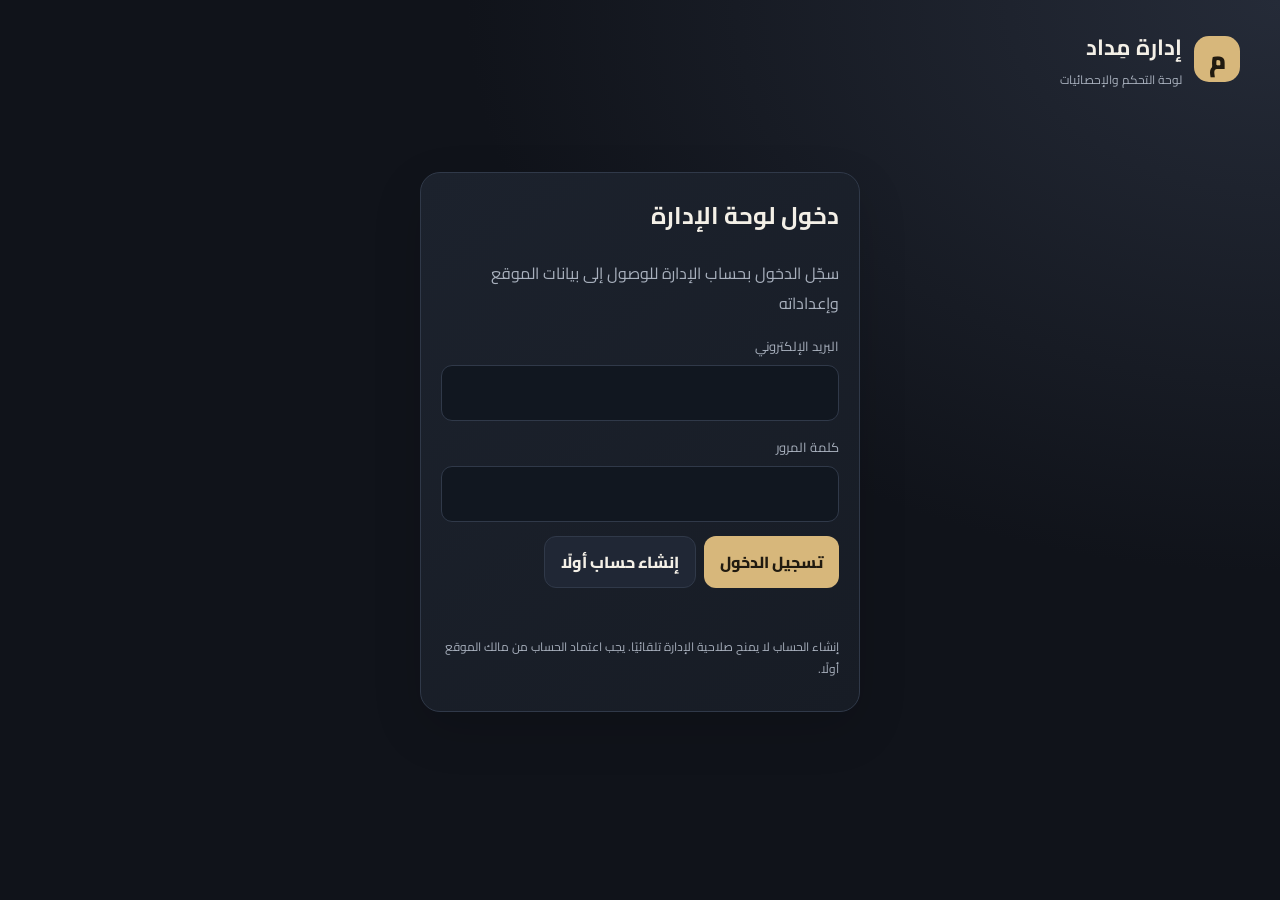
<file: admin.html>
<!doctype html>
<html lang="ar" dir="rtl">
<head>
<meta charset="utf-8">
<meta name="viewport" content="width=device-width,initial-scale=1">
<meta name="robots" content="noindex,nofollow">
<meta name="theme-color" content="#171a22">
<title>إدارة مِداد</title>
<link rel="preconnect" href="https://fonts.googleapis.com">
<link rel="preconnect" href="https://fonts.gstatic.com" crossorigin>
<link href="https://fonts.googleapis.com/css2?family=Cairo:wght@400;500;600;700;800&display=swap" rel="stylesheet">
<style>
:root{color-scheme:dark;--bg:#10131a;--panel:#191e28;--panel2:#202735;--line:#303949;--text:#f4f0e7;--muted:#a8b0bd;--gold:#d7b77b;--green:#70d6a1;--red:#ff8585;--blue:#88baff}
*{box-sizing:border-box}body{margin:0;background:radial-gradient(ellipse at top right,#252b38 0,transparent 45%),var(--bg);color:var(--text);font-family:Cairo,system-ui,sans-serif;min-height:100vh}button,input,textarea,select{font:inherit}button{cursor:pointer;border:0;border-radius:12px;padding:10px 16px;background:var(--gold);color:#201a10;font-weight:800}button.secondary{background:var(--panel2);color:var(--text);border:1px solid var(--line)}button.danger{background:#48282d;color:#ffdede}button:disabled{opacity:.5;cursor:not-allowed}.hidden{display:none!important}.wrap{max-width:1240px;margin:auto;padding:26px 20px 60px}.top{display:flex;align-items:center;justify-content:space-between;gap:16px;margin-bottom:26px}.brand{display:flex;align-items:center;gap:12px}.mark{width:46px;height:46px;border-radius:15px;background:var(--gold);color:#201a10;display:grid;place-items:center;font-size:25px;font-weight:900}.brand h1{font-size:22px;margin:0}.brand p{margin:0;color:var(--muted);font-size:12px}.card{background:linear-gradient(145deg,#1c222d,#171c25);border:1px solid var(--line);border-radius:20px;padding:20px;box-shadow:0 18px 50px #0002}.auth{max-width:440px;margin:9vh auto}.auth h2{margin-top:0}.field{display:grid;gap:7px;margin:14px 0}.field label{font-size:13px;color:var(--muted)}input,textarea,select{width:100%;background:#111720;border:1px solid var(--line);color:var(--text);padding:12px;border-radius:11px;outline:none}input:focus,textarea:focus{border-color:var(--gold)}textarea{min-height:130px;resize:vertical;direction:ltr;text-align:left;font-family:ui-monospace,monospace;font-size:13px}#contentJson{direction:rtl;text-align:right;font-family:inherit}.muted{color:var(--muted)}.note{font-size:12px;line-height:1.8;color:var(--muted)}.error{color:var(--red);font-size:13px;min-height:22px}.success{color:var(--green)}.grid{display:grid;grid-template-columns:repeat(4,minmax(0,1fr));gap:14px}.metric{padding:18px}.metric .label{color:var(--muted);font-size:13px}.metric .value{font-size:30px;font-weight:800;margin-top:5px;direction:ltr;text-align:right}.metric small{color:var(--muted)}.section{margin-top:18px}.section-head{display:flex;justify-content:space-between;align-items:center;gap:12px;margin-bottom:14px}.section h2{font-size:18px;margin:0}.tabs{display:flex;gap:8px;flex-wrap:wrap;margin:20px 0}.tabs button{background:var(--panel2);color:var(--muted);border:1px solid var(--line)}.tabs button.active{background:var(--gold);color:#201a10;border-color:var(--gold)}.table-wrap{overflow:auto}table{width:100%;border-collapse:collapse;min-width:620px}th,td{padding:12px 10px;text-align:right;border-bottom:1px solid var(--line);font-size:13px}th{color:var(--muted);font-weight:600}td{max-width:280px;overflow-wrap:anywhere}.pill{display:inline-block;border-radius:99px;padding:3px 9px;background:#193b30;color:var(--green);font-size:11px}.empty{padding:26px;text-align:center;color:var(--muted)}.editor{display:grid;grid-template-columns:1fr 1fr;gap:12px}.editor .wide{grid-column:1/-1}.actions{display:flex;gap:8px;flex-wrap:wrap}.row{display:flex;gap:10px;align-items:center;flex-wrap:wrap}.row>*{flex:1}.status{font-size:12px;color:var(--muted)}@media(max-width:850px){.grid{grid-template-columns:repeat(2,minmax(0,1fr))}}@media(max-width:560px){.wrap{padding:16px 12px 40px}.grid{gap:9px}.metric{padding:13px}.metric .value{font-size:24px}.editor{grid-template-columns:1fr}.editor .wide{grid-column:auto}.top{align-items:flex-start}.top .actions{justify-content:flex-end}}
</style>
</head>
<body>
<div class="wrap">
  <header class="top">
    <div class="brand"><div class="mark">م</div><div><h1>إدارة مِداد</h1><p>لوحة التحكم والإحصائيات</p></div></div>
    <div class="actions"><span id="who" class="status"></span><button id="logout" class="secondary hidden">تسجيل الخروج</button></div>
  </header>

  <section id="auth" class="card auth">
    <h2>دخول لوحة الإدارة</h2>
    <p class="muted">سجّل الدخول بحساب الإدارة للوصول إلى بيانات الموقع وإعداداته</p>
    <form id="authForm">
      <div class="field"><label for="email">البريد الإلكتروني</label><input id="email" type="email" autocomplete="email" required></div>
      <div class="field"><label for="password">كلمة المرور</label><input id="password" type="password" autocomplete="current-password" minlength="8" required></div>
      <div class="actions"><button type="submit" id="loginBtn">تسجيل الدخول</button><button type="button" class="secondary" id="signupBtn">إنشاء حساب أولًا</button></div>
      <p id="authMsg" class="error" aria-live="polite"></p>
      <button type="button" id="activateAdmin" class="secondary hidden">تفعيل حساب المدير الأساسي</button>
    </form>
    <p class="note">إنشاء الحساب لا يمنح صلاحية الإدارة تلقائيًا. يجب اعتماد الحساب من مالك الموقع أولًا.</p>
  </section>

  <main id="dashboard" class="hidden">
    <div class="grid">
      <article class="card metric"><div class="label">زوار نشطون الآن</div><div class="value" id="online">—</div><small>نشاط خلال آخر 60 ثانية</small></article>
      <article class="card metric"><div class="label">زيارات اليوم</div><div class="value" id="today">—</div><small>مشاهدات الصفحات</small></article>
      <article class="card metric"><div class="label">زيارات آخر 7 أيام</div><div class="value" id="week">—</div><small>مشاهدات الصفحات</small></article>
      <article class="card metric"><div class="label">زيارات آخر 30 يومًا</div><div class="value" id="month">—</div><small>مشاهدات الصفحات</small></article>
    </div>

    <nav class="tabs" aria-label="أقسام لوحة الإدارة">
      <button class="active" data-tab="visitors">الزوار المباشرون</button>
      <button data-tab="analytics">الإحصائيات</button>
      <button data-tab="content">محتوى الموقع</button>
      <button data-tab="settings">إعدادات الموقع</button>
      <button data-tab="subscriptions">الاشتراكات والمدفوعات</button>
      <button data-tab="community">مجتمع مِداد</button>
    </nav>

    <section id="tab-visitors" class="card section">
      <div class="section-head"><h2>الزوار الموجودون حاليًا</h2><span class="pill" id="liveStatus">متصل</span></div>
      <div class="table-wrap"><table><thead><tr><th>الصفحة</th><th>الجهاز</th><th>وقت الدخول</th><th>مدة الجلسة</th><th>آخر نشاط</th><th>مصدر الزيارة</th></tr></thead><tbody id="visitors"></tbody></table></div>
      <p class="note">الزائر يُعرض كنشاط مجهول دون اسم أو بريد أو عنوان IP. قد يتأخر اختفاؤه حتى 60 ثانية بعد مغادرة الصفحة.</p>
    </section>

    <section id="tab-analytics" class="card section hidden">
      <div class="section-head"><h2>ملخص الإحصائيات</h2><div class="actions"><button class="secondary" id="exportAnalytics">تصدير CSV</button><button class="secondary" id="refresh">تحديث البيانات</button></div></div>
      <div class="grid" style="grid-template-columns:repeat(2,minmax(0,1fr));margin:12px 0">
        <article class="card metric"><div class="label">جلسات مميزة خلال 30 يومًا</div><div class="value" id="uniqueSessions">—</div></article>
        <article class="card metric"><div class="label">متوسط الصفحات لكل جلسة</div><div class="value" id="avgViews">—</div></article>
        <article class="card metric"><div class="label">متوسط مدة الجلسة</div><div class="value" id="avgDuration">—</div><small>تقدير من وقت أول وآخر نشاط</small></article>
        <article class="card metric"><div class="label">أكثر نوع جهاز استخدامًا</div><div class="value" id="topDevice">—</div></article>
      </div>
      <p id="analyticsMsg" class="status" aria-live="polite"></p>
      <div class="editor">
        <div><h3>أكثر الصفحات زيارة</h3><div id="topPages" class="table-wrap"></div></div>
        <div><h3>مصادر الزيارات</h3><div id="sources" class="table-wrap"></div><h3>توزيع الأجهزة</h3><div id="devices" class="table-wrap"></div></div>
      </div>
      <p class="note">المدة هنا تقديرية من مدة الجلسة النشطة، وليست تتبعًا دقيقًا لكل ثانية. للحصول على تقارير تسويقية متقدمة يمكن ربط Google Analytics 4 لاحقًا.</p>
    </section>

    <section id="tab-content" class="card section hidden">
      <div class="section-head"><h2>إدارة محتوى الموقع</h2><button id="newContent">عنصر جديد</button></div>
      <div class="editor">
        <div class="field"><label>مفتاح المحتوى (فريد)</label><input id="contentKey" placeholder="مثال: home_title"></div>
        <div class="field"><label>القسم</label><input id="contentSection" placeholder="general"></div>
        <div class="field"><label>العنوان</label><input id="contentTitle"></div>
        <div class="field"><label>ترتيب العرض</label><input id="contentOrder" type="number" value="0"></div>
        <div class="field wide"><label>النص الذي سيظهر على الموقع</label><textarea id="contentJson" placeholder="اكتب النص الذي تريد عرضه على الموقع"></textarea></div>
        <div class="row wide"><label><input id="contentPublished" type="checkbox" style="width:auto"> منشور</label><div class="actions"><button id="saveContent">حفظ العنصر</button><button id="cancelContent" class="secondary">إلغاء</button></div></div>
      </div>
      <p id="contentMsg" class="status"></p>
      <div class="table-wrap"><table><thead><tr><th>المفتاح</th><th>القسم</th><th>العنوان</th><th>الحالة</th><th>إجراءات</th></tr></thead><tbody id="contentRows"></tbody></table></div>
      <p class="note">العناصر المنشورة التي تحمل مفتاحًا مطابقًا تظهر على الموقع تلقائيًا دون تغيير التصميم. اكتب النص مباشرة بالعربية أو بأي لغة ثم فعّل «منشور». يتم حفظ النص تلقائيًا بالشكل المناسب. اترك العنصر غير منشور لإظهار النص الأصلي في الموقع.</p><details class="note"><summary>مفاتيح النصوص الجاهزة للتعديل</summary><p>site_title — اسم الموقع<br>daily_quote — العبارة أعلى الصفحة<br>prayers_heading — عنوان الصلوات<br>tasks_heading — عنوان المهام<br>exam_heading — عنوان موعد الامتحان<br>azkar_heading — عنوان الأذكار<br>quran_heading — عنوان المصحف<br>study_heading — عنوان المذاكرة<br>history_heading — عنوان سجل أيامي<br>coffee_heading — عنوان ركن القهوة<br>about_heading — عنوان عن مِداد<br>about_description — وصف مِداد<br>about_features_heading — عنوان مميزات الموقع<br>feature_tasks / feature_prayers / feature_azkar / feature_quran / feature_exam / feature_focus / feature_coffee — وصف المميزات<br>faq_heading — عنوان الأسئلة الشائعة<br>faq_free_question / faq_free_answer — سؤال وإجابة المجانية<br>faq_prayer_question / faq_prayer_answer — سؤال وإجابة مواقيت الصلاة<br>faq_data_question / faq_data_answer — سؤال وإجابة حفظ البيانات<br>faq_offline_question / faq_offline_answer — سؤال وإجابة العمل دون إنترنت</p></details>
    </section>

    <section id="tab-settings" class="card section hidden">
      <div class="section-head"><h2>إعدادات الموقع</h2><button id="newSetting" class="secondary">إعداد جديد</button></div>
      <div class="editor">
        <div class="field"><label>اسم الإعداد</label><input id="settingKey" placeholder="مثال: announcement"></div>
        <div class="field wide"><label>القيمة (JSON)</label><textarea id="settingJson">{}</textarea></div>
        <div class="actions wide"><button id="saveSetting">حفظ الإعداد</button></div>
      </div>
      <p id="settingMsg" class="status"></p>
      <div class="table-wrap"><table><thead><tr><th>الإعداد</th><th>القيمة</th><th>آخر تحديث</th><th>إجراءات</th></tr></thead><tbody id="settingRows"></tbody></table></div>
    </section>

    <section id="tab-subscriptions" class="card section hidden">
      <div class="section-head"><h2>إدارة الاشتراكات</h2><button class="secondary" id="refreshSubscriptions">تحديث</button></div>
      <p class="note">تعديل الأسعار لا يفعّل الدفع. الباقات تظل مغلقة حتى اكتمال الاختبار ومراجعة الجاهزية.</p>
      <div class="grid" style="grid-template-columns:repeat(2,minmax(0,1fr));margin-bottom:16px">
        <article class="card metric"><div class="label">طلبات الدفع المعلقة</div><div class="value" id="pendingPayments">—</div></article>
        <article class="card metric"><div class="label">الباقات المدفوعة المتاحة</div><div class="value" id="activePlans">—</div></article>
      </div>
      <div class="editor">
        <div class="field"><label for="planCode">الباقة</label><select id="planCode"><option value="plus">Plus</option><option value="pro">Pro</option></select></div>
        <div class="field"><label>حالة الباقة</label><input id="planStatus" readonly value="مغلقة"></div>
        <div class="field"><label for="planMonthly">السعر الشهري بالجنيه</label><input id="planMonthly" type="number" min="1" step="1"></div>
        <div class="field"><label for="planYearly">السعر السنوي بالجنيه</label><input id="planYearly" type="number" min="1" step="1"></div>
        <div class="actions wide"><button id="savePlan">حفظ الأسعار فقط</button></div>
      </div>
      <p id="planMsg" class="status"></p>
      <h3 style="margin-top:22px">طلبات التحويل</h3>
      <div class="table-wrap"><table><thead><tr><th>الحساب</th><th>الباقة</th><th>المدة</th><th>المبلغ</th><th>مرجع التحويل</th><th>الحالة</th><th>التاريخ</th><th>مراجعة</th></tr></thead><tbody id="paymentRows"></tbody></table></div>
      <p class="note">لا تضغط «اعتماد» إلا بعد التأكد من وصول التحويل فعلًا إلى محفظة فودافون كاش. اعتماد الطلب يفعّل الاشتراك مباشرة.</p>
    </section>
    <section id="tab-community" class="card section hidden">
      <div class="section-head"><h2>إدارة مجتمع مِداد</h2><button class="secondary" id="refreshCommunity">تحديث</button></div>
      <div class="grid">
        <article class="card metric"><div class="label">عدد التحديات</div><div class="value" id="communityChallenges">—</div></article>
        <article class="card metric"><div class="label">المشاركون</div><div class="value" id="communityParticipants">—</div></article>
        <article class="card metric"><div class="label">الإنجازات اليومية</div><div class="value" id="communityCheckins">—</div></article>
        <article class="card metric"><div class="label">أعضاء المجتمع</div><div class="value" id="communityMembers">—</div></article>
      </div>
      <p id="communityMsg" class="status"></p>
      <h3 style="margin-top:20px">التحديات المنشأة</h3>
      <div class="table-wrap"><table><thead><tr><th>التحدي</th><th>الحالة</th><th>البداية</th><th>النهاية</th><th>إجراء</th></tr></thead><tbody id="communityRows"></tbody></table></div>
      <h3 style="margin-top:22px">طلبات شراء الكوينز</h3><div class="table-wrap"><table><thead><tr><th>الحساب</th><th>الباقة</th><th>الكوينز</th><th>المبلغ</th><th>مرجع التحويل</th><th>الحالة</th><th>مراجعة</th></tr></thead><tbody id="coinRequestRows"></tbody></table></div><h3 style="margin-top:20px">أعلى الأعضاء بالنقاط</h3>
      <div class="table-wrap"><table><thead><tr><th>الترتيب</th><th>الاسم الظاهر</th><th>المستوى</th><th>النقاط</th></tr></thead><tbody id="communityTop"></tbody></table></div>
      <p class="note">لوحة الإدارة تعرض أسماء المجتمع الظاهرة فقط ولا تعرض عناوين البريد أو أرقام الهواتف.</p>
    </section>
  </main>
</div>
<script type="module" src="admin.js"></script>
</body>
</html>
</file>
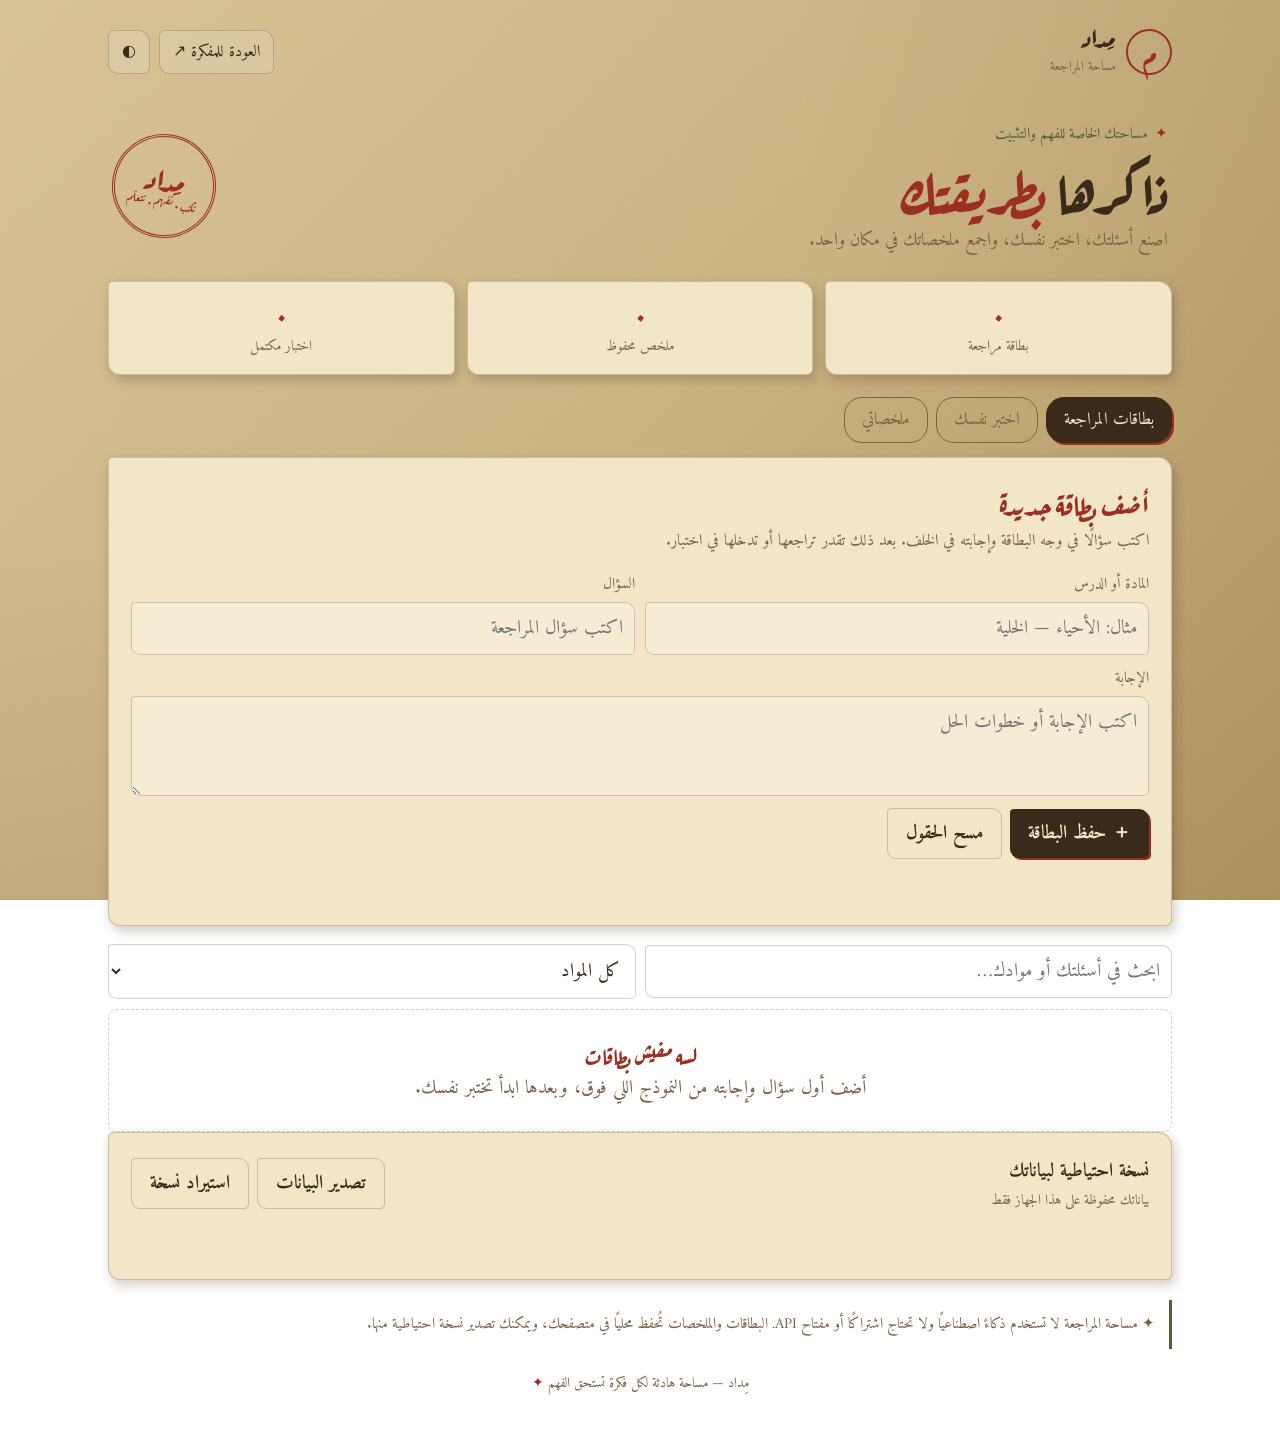
<file: ai.html>
<!doctype html>
<html lang="ar" dir="rtl">
<head>
<meta charset="utf-8">
<meta name="viewport" content="width=device-width, initial-scale=1, viewport-fit=cover">
<meta name="theme-color" content="#d9c395">
<title>مساحة المراجعة | مِداد</title>
<meta name="description" content="مساحة مراجعة تفاعلية من مِداد: بطاقات أسئلة، اختبارات ذاتية، وملخصات محفوظة على جهازك وتعمل دون اتصال.">
<link rel="icon" href="/favicon.svg" type="image/svg+xml">
<link rel="manifest" href="/manifest.webmanifest">
<link rel="preconnect" href="https://fonts.googleapis.com">
<link rel="preconnect" href="https://fonts.gstatic.com" crossorigin>
<link href="https://fonts.googleapis.com/css2?family=Aref+Ruqaa:wght@400;700&family=Amiri:wght@400;700&display=swap" rel="stylesheet">
<style>
:root{--paper:#d9c395;--paper2:#bfa56c;--card:#f2e6c6;--ink:#3a2a19;--muted:#7a6444;--red:#9a2f22;--green:#4d6139;--line:rgba(58,42,25,.22);--shadow:rgba(40,25,10,.22);color-scheme:light}
:root[data-theme="dark"]{--paper:#2b2218;--paper2:#1c150d;--card:#3b2f21;--ink:#ecdcb9;--muted:#b39e78;--red:#e0725f;--green:#9fb87f;--line:rgba(236,220,185,.22);--shadow:rgba(0,0,0,.38);color-scheme:dark}
*{box-sizing:border-box}body{margin:0;min-height:100vh;color:var(--ink);font:19px 'Amiri',serif;background:radial-gradient(ellipse at 15% 10%,transparent 40%,rgba(90,55,20,.18) 100%),linear-gradient(135deg,var(--paper),var(--paper2));background-attachment:fixed}
body:before{content:"";position:fixed;inset:0;pointer-events:none;opacity:.28;z-index:0;background-image:url("data:image/svg+xml,%3Csvg xmlns='http://www.w3.org/2000/svg' width='180' height='180'%3E%3Cfilter id='n'%3E%3CfeTurbulence type='fractalNoise' baseFrequency='.8' numOctaves='3'/%3E%3C/filter%3E%3Crect width='100%25' height='100%25' filter='url(%23n)' opacity='.22'/%3E%3C/svg%3E")}
button,input,textarea,select{font:inherit}button{cursor:pointer}.shell{position:relative;z-index:1;max-width:1100px;margin:auto;padding:22px 18px 50px}
.topbar{display:flex;align-items:center;justify-content:space-between;gap:14px;flex-wrap:wrap}.brand{display:flex;align-items:center;gap:10px;color:var(--ink);text-decoration:none}.mark{width:46px;height:46px;display:grid;place-items:center;border:2px double var(--red);border-radius:50%;font:700 30px 'Aref Ruqaa';color:var(--red);transform:rotate(-8deg)}.brand b{display:block;font:700 27px 'Aref Ruqaa';line-height:1}.brand small{color:var(--muted);font-size:13px}.top-actions{display:flex;align-items:center;gap:9px}.link,.theme{border:1px solid var(--line);border-radius:6px 12px 6px 10px;background:rgba(255,255,255,.15);padding:7px 13px;color:var(--ink);text-decoration:none;font-size:16px}
.hero{display:flex;justify-content:space-between;align-items:center;gap:20px;padding:35px 4px 25px}.eyebrow,.kicker{color:var(--green);font-size:15px}.eyebrow:before{content:"✦";color:var(--red);margin-left:7px}.hero h1{font:700 clamp(38px,7vw,58px) 'Aref Ruqaa';margin:4px 0;line-height:1.15}.hero h1 em{color:var(--red);font-style:normal}.hero p{color:var(--muted);margin:0;font-size:18px}.seal{width:104px;height:104px;flex:none;border:3px double var(--red);border-radius:50%;display:grid;place-content:center;text-align:center;color:var(--red);transform:rotate(9deg);font-family:'Aref Ruqaa'}.seal b{font-size:32px;line-height:1}.seal small{font-size:12px}
.stats{display:grid;grid-template-columns:repeat(3,1fr);gap:12px;margin-bottom:22px}.stat,.panel{background:var(--card);border:1px solid var(--line);box-shadow:3px 5px 12px var(--shadow);border-radius:5px 14px 6px 12px}.stat{padding:12px 16px;text-align:center}.stat b{display:block;color:var(--red);font:700 32px 'Aref Ruqaa';line-height:1.1}.stat small{color:var(--muted);font-size:14px}
.tabs{display:flex;gap:8px;flex-wrap:wrap;margin:0 0 14px}.tab{border:1.5px solid var(--muted);background:transparent;color:var(--muted);padding:7px 17px;border-radius:18px;font-size:17px}.tab[aria-selected="true"]{background:var(--ink);border-color:var(--ink);color:var(--card);box-shadow:2px 2px 0 var(--red)}
.panel{padding:22px;margin-bottom:15px}.panel h2{font:700 29px 'Aref Ruqaa';color:var(--red);margin:0 0 2px}.intro{color:var(--muted);font-size:16px;margin:0 0 16px}
.form-grid{display:grid;grid-template-columns:1fr 1fr;gap:10px}.field{display:flex;flex-direction:column;gap:4px}.field.full{grid-column:1/-1}.field label{font-size:15px;color:var(--muted)}.field input,.field textarea,.field select,.search{width:100%;padding:9px 11px;border:1.5px solid var(--line);border-radius:4px 10px 5px 9px;background:rgba(255,255,255,.24);color:var(--ink);outline:none}.field textarea{min-height:100px;resize:vertical}.field input:focus,.field textarea:focus,.field select:focus,.search:focus{border-color:var(--green);box-shadow:0 0 0 2px rgba(77,97,57,.12)}
.actions{display:flex;gap:8px;align-items:center;flex-wrap:wrap;margin-top:12px}.btn{border:0;border-radius:4px 10px 5px 9px;background:var(--ink);color:var(--card);padding:8px 18px;box-shadow:2px 2px 0 var(--red);font-weight:700}.btn.secondary{background:transparent;color:var(--ink);border:1px solid var(--line);box-shadow:none}.btn.danger{background:var(--red);box-shadow:none}.btn:disabled{opacity:.45;cursor:not-allowed}
.toolbar{display:flex;gap:9px;align-items:center;flex-wrap:wrap;margin:18px 0 10px}.toolbar .search{flex:1;min-width:180px}.muted{color:var(--muted)}.empty{padding:26px 14px;text-align:center;border:1px dashed var(--line);border-radius:8px;color:var(--muted)}.empty b{display:block;color:var(--red);font:700 23px 'Aref Ruqaa'}
.cards{display:grid;grid-template-columns:repeat(2,minmax(0,1fr));gap:11px}.study-card{border:1px solid var(--line);border-right:4px solid var(--green);border-radius:4px 11px 5px 9px;padding:13px;background:rgba(255,255,255,.18)}.study-card h3{font:700 20px 'Aref Ruqaa';margin:0 0 5px}.subject{display:inline-block;color:var(--green);font-size:13px;border:1px solid currentColor;border-radius:12px;padding:0 8px;margin-bottom:7px}.question{font-weight:700;line-height:1.6}.answer{margin-top:10px;padding:10px;border-top:1px dashed var(--line);white-space:pre-wrap;line-height:1.7}.card-actions{display:flex;gap:7px;flex-wrap:wrap;margin-top:10px}.mini{border:1px solid var(--line);background:transparent;color:var(--ink);border-radius:5px;padding:3px 10px;font-size:14px}.mini.red{color:var(--red)}
.quiz-box{max-width:720px;margin:0 auto;text-align:center}.quiz-meta{display:flex;justify-content:space-between;color:var(--muted);font-size:15px}.progress{height:8px;background:rgba(90,60,25,.14);border-radius:9px;overflow:hidden;margin:9px 0 20px}.progress i{display:block;height:100%;width:0;background:var(--green);transition:width .2s}.quiz-question{font:700 clamp(24px,4vw,34px) 'Aref Ruqaa';margin:18px 0;line-height:1.5}.quiz-answer{background:rgba(255,255,255,.25);border:1px dashed var(--line);border-radius:8px;padding:15px;text-align:right;white-space:pre-wrap;line-height:1.8;margin:15px 0}.quiz-result{font:700 32px 'Aref Ruqaa';color:var(--red)}.note-list{display:grid;gap:10px}.note{border:1px solid var(--line);padding:13px;border-radius:6px;background:rgba(255,255,255,.16)}.note h3{font:700 21px 'Aref Ruqaa';margin:0}.note p{white-space:pre-wrap;margin:7px 0;line-height:1.8}.note small{color:var(--muted)}
.hidden{display:none!important}.notice{min-height:22px;color:var(--green);font-size:14px;margin-top:8px}.privacy{margin-top:20px;padding:11px 14px;border-right:3px solid var(--green);background:rgba(255,255,255,.13);color:var(--muted);font-size:15px}
footer{text-align:center;color:var(--muted);font-size:14px;padding:22px 0 0}footer span{color:var(--red)}
@media(max-width:680px){.shell{padding:14px 11px 35px}.hero{padding:26px 2px 18px}.seal{width:78px;height:78px}.seal b{font-size:25px}.seal small{font-size:10px}.stats{gap:7px}.stat{padding:9px 5px}.stat b{font-size:26px}.stat small{font-size:12px}.panel{padding:15px}.cards{grid-template-columns:1fr}.form-grid{grid-template-columns:1fr}.field.full{grid-column:auto}.top-actions .link{font-size:14px;padding:6px 9px}}
@media(prefers-reduced-motion:reduce){*,*:before,*:after{transition:none!important}}
</style>
</head>
<body>
<main class="shell">
<header class="topbar">
<a class="brand" href="./" aria-label="العودة إلى مِداد"><span class="mark">م</span><span><b>مِداد</b><small>مساحة المراجعة</small></span></a>
<div class="top-actions"><a class="link" href="./">العودة للمفكرة ↗</a><button class="theme" id="themeBtn" type="button" aria-label="تبديل المظهر">◐</button></div>
</header>
<section class="hero">
<div><span class="eyebrow">مساحتك الخاصة للفهم والتثبيت</span><h1>ذاكرها <em>بطريقتك</em></h1><p>اصنع أسئلتك، اختبر نفسك، واجمع ملخصاتك في مكان واحد.</p></div>
<div class="seal" aria-hidden="true"><b>مِداد</b><small>نكتب • نفهم • نتعلّم</small></div>
</section>
<section class="stats" aria-label="إحصائيات المراجعة">
<div class="stat"><b id="cardCount">٠</b><small>بطاقة مراجعة</small></div><div class="stat"><b id="noteCount">٠</b><small>ملخص محفوظ</small></div><div class="stat"><b id="quizCount">٠</b><small>اختبار مكتمل</small></div>
</section>
<nav class="tabs" aria-label="أقسام مساحة المراجعة">
<button class="tab" data-tab="cards" aria-selected="true">بطاقات المراجعة</button><button class="tab" data-tab="quiz" aria-selected="false">اختبر نفسك</button><button class="tab" data-tab="notes" aria-selected="false">ملخصاتي</button>
</nav>
<section id="view-cards" class="view">
<div class="panel">
<h2>أضف بطاقة جديدة</h2><p class="intro">اكتب سؤالًا في وجه البطاقة وإجابته في الخلف. بعد ذلك تقدر تراجعها أو تدخلها في اختبار.</p>
<form id="cardForm">
<div class="form-grid">
<div class="field"><label for="cardSubject">المادة أو الدرس</label><input id="cardSubject" maxlength="60" placeholder="مثال: الأحياء — الخلية" required></div>
<div class="field"><label for="cardQuestion">السؤال</label><input id="cardQuestion" maxlength="240" placeholder="اكتب سؤال المراجعة" required></div>
<div class="field full"><label for="cardAnswer">الإجابة</label><textarea id="cardAnswer" maxlength="2500" placeholder="اكتب الإجابة أو خطوات الحل" required></textarea></div>
</div><div class="actions"><button class="btn" type="submit">＋ حفظ البطاقة</button><button class="btn secondary" type="reset">مسح الحقول</button></div><p id="cardNotice" class="notice" role="status"></p>
</form>
</div>
<div class="toolbar"><input id="cardSearch" class="search" type="search" placeholder="ابحث في أسئلتك أو موادك…"><select id="subjectFilter" class="search" aria-label="تصفية حسب المادة"><option value="">كل المواد</option></select></div>
<div id="cardList" class="cards"></div>
</section>
<section id="view-quiz" class="view hidden">
<div class="panel quiz-box">
<h2>اختبر فهمك</h2><p class="intro">اختار المادة وابدأ اختبارًا من البطاقات اللي كتبتها بنفسك.</p>
<div id="quizSetup">
<div class="field"><label for="quizSubject">المادة</label><select id="quizSubject"><option value="">كل المواد</option></select></div>
<div class="actions" style="justify-content:center"><button class="btn" id="startQuiz" type="button">ابدأ الاختبار</button></div>
<p id="quizHint" class="notice" role="status"></p>
</div>
<div id="quizRun" class="hidden">
<div class="quiz-meta"><span id="quizProgress">السؤال ١</span><span id="quizSubjectLabel"></span></div><div class="progress"><i id="quizBar"></i></div>
<div id="quizQuestion" class="quiz-question"></div>
<button class="btn secondary" id="showAnswer" type="button">اعرض الإجابة</button>
<div id="quizAnswer" class="quiz-answer hidden"></div>
<div id="quizGrade" class="actions hidden" style="justify-content:center"><button class="btn" id="knewIt" type="button">عرفتها ✓</button><button class="btn danger" id="reviewIt" type="button">هراجعها ↺</button></div>
</div>
<div id="quizDone" class="hidden"><div class="quiz-result" id="quizScore"></div><p id="quizSummary" class="intro"></p><button class="btn" id="againQuiz" type="button">اختبار جديد</button></div>
</div>
</section>
<section id="view-notes" class="view hidden">
<div class="panel">
<h2>دفتر الملخصات</h2><p class="intro">اكتب ملخص الدرس بنفسك واحفظه للرجوع إليه وقت المراجعة. لا يتم إنشاء الملخص تلقائيًا.</p>
<form id="noteForm"><div class="form-grid">
<div class="field"><label for="noteTitle">عنوان الملخص</label><input id="noteTitle" maxlength="100" placeholder="مثال: قوانين الحركة" required></div>
<div class="field"><label for="noteSubject">المادة</label><input id="noteSubject" maxlength="60" placeholder="مثال: الفيزياء" required></div>
<div class="field full"><label for="noteBody">الملخص</label><textarea id="noteBody" maxlength="12000" placeholder="اكتب أهم الأفكار والقوانين والنقاط المهمة…" required style="min-height:180px"></textarea></div>
</div><div class="actions"><button class="btn" type="submit">حفظ الملخص</button></div><p id="noteNotice" class="notice" role="status"></p></form>
</div>
<div id="noteList" class="note-list"></div>
</section>
<div class="panel">
<div class="actions" style="justify-content:space-between;margin:0"><div><b>نسخة احتياطية لبياناتك</b><div class="muted" style="font-size:14px">بياناتك محفوظة على هذا الجهاز فقط</div></div><div class="actions" style="margin:0"><button class="btn secondary" id="exportData" type="button">تصدير البيانات</button><label class="btn secondary" for="importFile">استيراد نسخة</label><input id="importFile" class="hidden" type="file" accept="application/json"></div></div><p id="backupNotice" class="notice" role="status"></p>
</div>
<div class="privacy">✦ مساحة المراجعة لا تستخدم ذكاءً اصطناعيًا ولا تحتاج اشتراكًا أو مفتاح API. البطاقات والملخصات تُحفظ محليًا في متصفحك، ويمكنك تصدير نسخة احتياطية منها.</div>
<footer>مِداد — مساحة هادئة لكل فكرة تستحق الفهم <span>✦</span></footer>
</main>
<script>
(function(){
"use strict";
const KEY="midadStudySpaceV1";
const $=id=>document.getElementById(id);
const num=n=>new Intl.NumberFormat("ar-EG").format(n);
let data={cards:[],notes:[],quizzes:0};
let quiz={deck:[],index:0,known:0,review:0,current:null};
try{const saved=JSON.parse(localStorage.getItem(KEY)||"null");if(saved&&Array.isArray(saved.cards)&&Array.isArray(saved.notes)){data={cards:saved.cards,notes:saved.notes,quizzes:Number(saved.quizzes)||0};}}catch(e){console.warn("Midad local data could not be read",e);}
function persist(){try{localStorage.setItem(KEY,JSON.stringify(data));}catch(e){alert("مساحة التخزين ممتلئة. صدّر نسخة من بياناتك واحذف ما لا تحتاجه.");}}
function id(){return Date.now().toString(36)+Math.random().toString(36).slice(2,7);}
function safe(s){return String(s??"").replace(/[&<>"']/g,c=>({"&":"&amp;","<":"&lt;",">":"&gt;",'"':"&quot;","'":"&#39;"}[c]));}
function stats(){$("cardCount").textContent=num(data.cards.length);$("noteCount").textContent=num(data.notes.length);$("quizCount").textContent=num(data.quizzes);}
function subjects(){return [...new Set(data.cards.map(c=>c.subject.trim()).filter(Boolean))].sort((a,b)=>a.localeCompare(b,"ar"));}
function fillSubjects(){
 const opts=subjects();["subjectFilter","quizSubject"].forEach(id=>{const el=$(id),old=el.value;el.innerHTML='<option value="">كل المواد</option>'+opts.map(s=>'<option value="'+safe(s)+'">'+safe(s)+'</option>').join("");if(opts.includes(old))el.value=old;});
}
function renderCards(){
 fillSubjects();const term=$("cardSearch").value.trim().toLowerCase(),subject=$("subjectFilter").value;
 const cards=data.cards.filter(c=>(!subject||c.subject===subject)&&(!term||(c.question+" "+c.answer+" "+c.subject).toLowerCase().includes(term)));
 $("cardList").innerHTML=cards.length?cards.map(c=>'<article class="study-card" data-id="'+safe(c.id)+'"><span class="subject">'+safe(c.subject)+'</span><div class="question">'+safe(c.question)+'</div><div class="answer hidden" id="answer-'+safe(c.id)+'">'+safe(c.answer)+'</div><div class="card-actions"><button class="mini" data-action="reveal" data-id="'+safe(c.id)+'">إظهار الإجابة</button><button class="mini red" data-action="delete-card" data-id="'+safe(c.id)+'">حذف</button></div></article>').join(""):'<div class="empty" style="grid-column:1/-1"><b>لسه مفيش بطاقات</b>أضف أول سؤال وإجابته من النموذج اللي فوق، وبعدها ابدأ تختبر نفسك.</div>';
 stats();
}
function renderNotes(){
 $("noteList").innerHTML=data.notes.length?data.notes.slice().reverse().map(n=>'<article class="note" data-id="'+safe(n.id)+'"><span class="subject">'+safe(n.subject)+'</span><h3>'+safe(n.title)+'</h3><small>'+new Date(n.createdAt).toLocaleDateString("ar-EG")+'</small><p>'+safe(n.body)+'</p><div class="card-actions"><button class="mini" data-action="copy-note" data-id="'+safe(n.id)+'">نسخ الملخص</button><button class="mini red" data-action="delete-note" data-id="'+safe(n.id)+'">حذف</button></div></article>').join(""):'<div class="empty"><b>دفترك لسه فاضي</b>اكتب أول ملخص واحفظه هنا عشان تراجعه في أي وقت.</div>';
 stats();
}
function switchTab(name){
 document.querySelectorAll(".tab").forEach(b=>b.setAttribute("aria-selected",String(b.dataset.tab===name)));
 document.querySelectorAll(".view").forEach(v=>v.classList.toggle("hidden",v.id!=="view-"+name));
 if(name==="cards")renderCards();if(name==="notes")renderNotes();
}
document.querySelectorAll(".tab").forEach(b=>b.addEventListener("click",()=>switchTab(b.dataset.tab)));
$("cardForm").addEventListener("submit",e=>{e.preventDefault();const subject=$("cardSubject").value.trim(),question=$("cardQuestion").value.trim(),answer=$("cardAnswer").value.trim();if(!subject||!question||!answer)return;data.cards.push({id:id(),subject,question,answer,createdAt:Date.now()});persist();$("cardForm").reset();$("cardNotice").textContent="اتحفظت البطاقة. تقدر تضيف غيرها أو تبدأ اختبار.";renderCards();});
$("cardSearch").addEventListener("input",renderCards);$("subjectFilter").addEventListener("change",renderCards);
$("cardList").addEventListener("click",e=>{const b=e.target.closest("button[data-action]");if(!b)return;const c=data.cards.find(x=>x.id===b.dataset.id);if(!c)return;if(b.dataset.action==="reveal"){const a=$("answer-"+c.id),open=a.classList.toggle("hidden");b.textContent=open?"إظهار الإجابة":"إخفاء الإجابة";}if(b.dataset.action==="delete-card"&&confirm("تحذف البطاقة دي؟")){data.cards=data.cards.filter(x=>x.id!==c.id);persist();renderCards();}});
$("noteForm").addEventListener("submit",e=>{e.preventDefault();const title=$("noteTitle").value.trim(),subject=$("noteSubject").value.trim(),body=$("noteBody").value.trim();if(!title||!subject||!body)return;data.notes.push({id:id(),title,subject,body,createdAt:Date.now()});persist();$("noteForm").reset();$("noteNotice").textContent="تم حفظ الملخص على جهازك.";renderNotes();});
$("noteList").addEventListener("click",async e=>{const b=e.target.closest("button[data-action]");if(!b)return;const n=data.notes.find(x=>x.id===b.dataset.id);if(!n)return;if(b.dataset.action==="delete-note"&&confirm("تحذف الملخص ده؟")){data.notes=data.notes.filter(x=>x.id!==n.id);persist();renderNotes();}if(b.dataset.action==="copy-note"){try{await navigator.clipboard.writeText(n.title+"\n"+n.body);$("backupNotice").textContent="تم نسخ الملخص."; }catch{$("backupNotice").textContent="المتصفح منع النسخ التلقائي. حدّد النص وانسخه يدويًا.";}}});
function shuffle(a){const x=a.slice();for(let i=x.length-1;i>0;i--){const j=Math.floor(Math.random()*(i+1));[x[i],x[j]]=[x[j],x[i]];}return x;}
function beginQuiz(){const subject=$("quizSubject").value;const pool=data.cards.filter(c=>!subject||c.subject===subject);if(!pool.length){$("quizHint").textContent="أضف بطاقات مراجعة أولًا عشان تقدر تبدأ الاختبار.";return;}quiz={deck:shuffle(pool),index:0,known:0,review:0,current:null};$("quizSetup").classList.add("hidden");$("quizDone").classList.add("hidden");$("quizRun").classList.remove("hidden");showQuestion();}
function showQuestion(){quiz.current=quiz.deck[quiz.index];const total=quiz.deck.length;$("quizProgress").textContent="السؤال "+num(quiz.index+1)+" من "+num(total);$("quizSubjectLabel").textContent=quiz.current.subject;$("quizBar").style.width=(quiz.index/total*100)+"%";$("quizQuestion").textContent=quiz.current.question;$("quizAnswer").textContent=quiz.current.answer;$("quizAnswer").classList.add("hidden");$("showAnswer").classList.remove("hidden");$("quizGrade").classList.add("hidden");}
function grade(known){if(known)quiz.known++;else quiz.review++;quiz.index++;if(quiz.index<quiz.deck.length){showQuestion();return;}data.quizzes++;persist();$("quizRun").classList.add("hidden");$("quizDone").classList.remove("hidden");$("quizBar").style.width="100%";$("quizScore").textContent="راجعت "+num(quiz.deck.length)+" سؤال";$("quizSummary").textContent="عرفت "+num(quiz.known)+" · محتاج مراجعة "+num(quiz.review)+". كرر الاختبار بعد ما تراجع البطاقات.";stats();}
$("startQuiz").addEventListener("click",beginQuiz);$("showAnswer").addEventListener("click",()=>{$("quizAnswer").classList.remove("hidden");$("showAnswer").classList.add("hidden");$("quizGrade").classList.remove("hidden");});$("knewIt").addEventListener("click",()=>grade(true));$("reviewIt").addEventListener("click",()=>grade(false));$("againQuiz").addEventListener("click",()=>{$("quizDone").classList.add("hidden");$("quizSetup").classList.remove("hidden");});
$("exportData").addEventListener("click",()=>{const blob=new Blob([JSON.stringify({...data,exportedAt:new Date().toISOString()},null,2)],{type:"application/json"});const url=URL.createObjectURL(blob),a=document.createElement("a");a.href=url;a.download="midad-study-backup.json";a.click();URL.revokeObjectURL(url);$("backupNotice").textContent="تم تجهيز النسخة الاحتياطية للتنزيل.";});
$("importFile").addEventListener("change",async e=>{const f=e.target.files&&e.target.files[0];if(!f)return;try{const parsed=JSON.parse(await f.text());if(!parsed||!Array.isArray(parsed.cards)||!Array.isArray(parsed.notes))throw new Error("invalid");if(!confirm("سيتم استبدال بيانات مساحة المراجعة الحالية بالنسخة المختارة. هل تريد المتابعة؟"))return;data={cards:parsed.cards.filter(c=>c&&c.id&&c.subject&&c.question&&c.answer),notes:parsed.notes.filter(n=>n&&n.id&&n.title&&n.subject&&n.body),quizzes:Number(parsed.quizzes)||0};persist();renderCards();renderNotes();$("backupNotice").textContent="تم استيراد النسخة الاحتياطية."; }catch{$("backupNotice").textContent="الملف غير صالح أو ليس نسخة من مِداد.";}finally{e.target.value="";}});
$("themeBtn").addEventListener("click",()=>{const next=document.documentElement.dataset.theme==="dark"?"light":"dark";document.documentElement.dataset.theme=next;try{localStorage.setItem("theme",JSON.stringify(next));}catch{}});
try{const theme=JSON.parse(localStorage.getItem("theme")||"null");if(theme==="dark"||theme==="light")document.documentElement.dataset.theme=theme;}catch{}
renderCards();renderNotes();stats();
})();
</script>
</body>
</html>
</file>
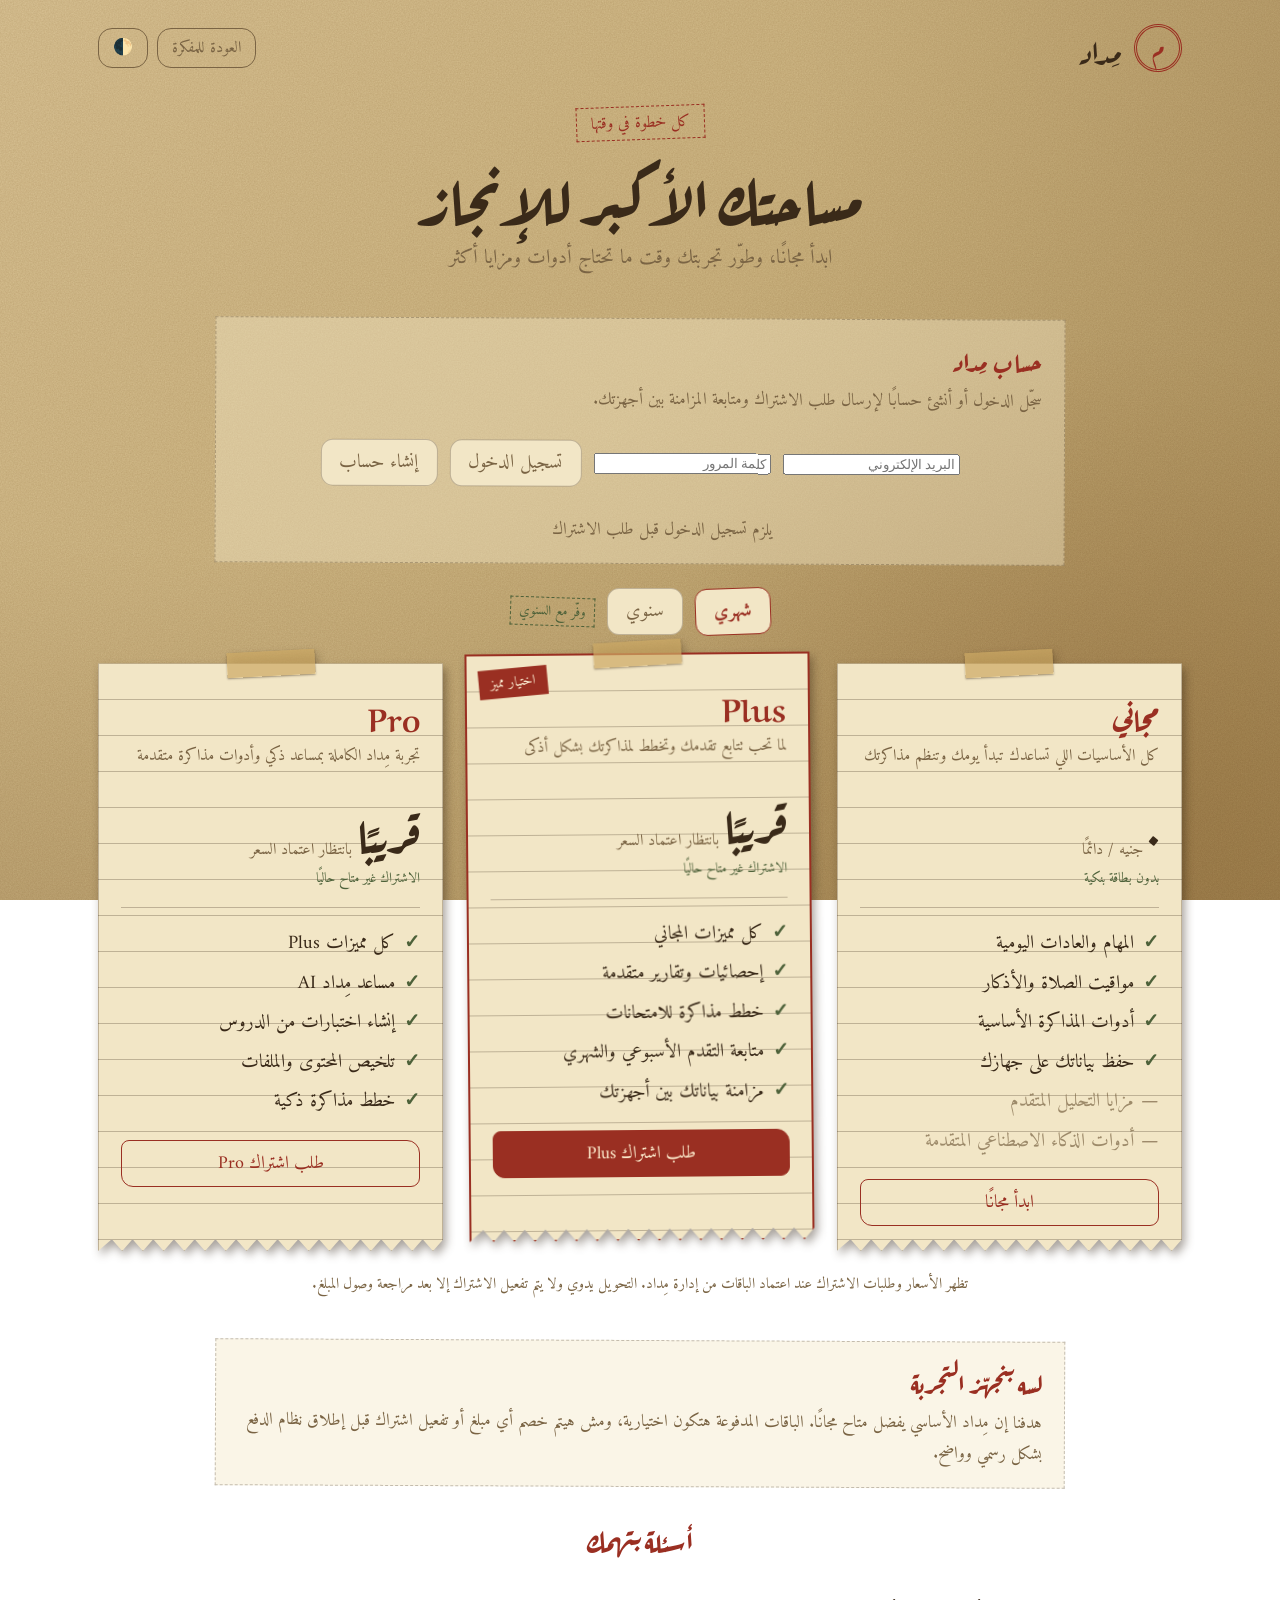
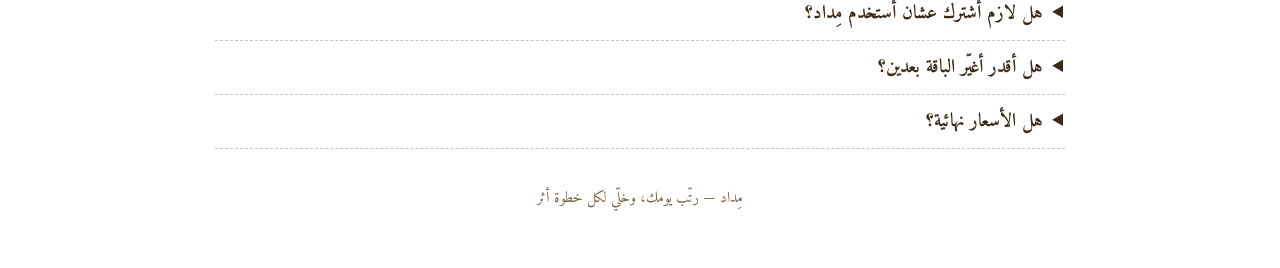
<file: plans.html>
<!doctype html>
<html lang="ar" dir="rtl">
<head>
<meta charset="utf-8">
<meta name="viewport" content="width=device-width,initial-scale=1">
<meta name="theme-color" content="#d9c395">
<meta name="description" content="اختر باقة مِداد المناسبة لطريقتك في المذاكرة وتنظيم يومك.">
<title>باقات مِداد</title>
<link rel="preconnect" href="https://fonts.googleapis.com">
<link rel="preconnect" href="https://fonts.gstatic.com" crossorigin>
<link href="https://fonts.googleapis.com/css2?family=Aref+Ruqaa:wght@400;700&family=Amiri:wght@400;700&display=swap" rel="stylesheet">
<style>
:root{--paper:#d9c395;--paper2:#bfa56c;--card:#f2e6c6;--ink:#3a2a19;--muted:#7a6444;--red:#9a2f22;--green:#4d6139;--line:rgba(58,42,25,.28);--tape:rgba(205,170,100,.7);--shadow:rgba(40,25,10,.4);--kraft:#c8a36a;color-scheme:light}
@media(prefers-color-scheme:dark){:root:not([data-theme="light"]){--paper:#2b2218;--paper2:#1c150d;--card:#3b2f21;--ink:#ecdcb9;--muted:#b39e78;--red:#e0725f;--green:#9fb87f;--line:rgba(236,220,185,.25);--tape:rgba(170,135,75,.65);--shadow:rgba(0,0,0,.6);--kraft:#7a5d38;color-scheme:dark}}
:root[data-theme="dark"]{--paper:#2b2218;--paper2:#1c150d;--card:#3b2f21;--ink:#ecdcb9;--muted:#b39e78;--red:#e0725f;--green:#9fb87f;--line:rgba(236,220,185,.25);--tape:rgba(170,135,75,.65);--shadow:rgba(0,0,0,.6);--kraft:#7a5d38;color-scheme:dark}
*{box-sizing:border-box}body{margin:0;min-height:100vh;color:var(--ink);font-family:'Amiri','Traditional Arabic',serif;font-size:19px;background:radial-gradient(ellipse at 15% 10%,transparent 40%,rgba(90,55,20,.25) 100%),radial-gradient(circle at 85% 90%,rgba(120,70,20,.22),transparent 35%),linear-gradient(135deg,var(--paper),var(--paper2));background-attachment:fixed}
body:before{content:"";position:fixed;inset:0;pointer-events:none;opacity:.45;mix-blend-mode:multiply;z-index:0;background-image:url("data:image/svg+xml;utf8,<svg xmlns='http://www.w3.org/2000/svg' width='300' height='300'><filter id='n'><feTurbulence type='fractalNoise' baseFrequency='.75' numOctaves='3'/><feColorMatrix values='0 0 0 0 .35 0 0 0 0 .22 0 0 0 0 .08 0 0 0 .55 0'/></filter><rect width='100%' height='100%' filter='url(%23n)'/></svg>")}
a{color:inherit}.wrap{position:relative;z-index:1;max-width:1120px;margin:auto;padding:24px 18px 56px}
.top{display:flex;align-items:center;justify-content:space-between;gap:12px;flex-wrap:wrap;margin-bottom:34px}.brand{display:flex;align-items:center;gap:12px;text-decoration:none}.brand-mark{width:48px;height:48px;border:3px double var(--red);border-radius:50%;display:grid;place-items:center;color:var(--red);font-family:'Aref Ruqaa';font-size:27px;transform:rotate(-9deg)}.brand-name{font-family:'Aref Ruqaa';font-size:34px;line-height:1}.top-actions{display:flex;gap:9px;align-items:center}.tab,.back{font:inherit;font-size:16px;color:var(--muted);background:transparent;border:1.5px solid var(--muted);border-radius:14px;padding:5px 14px;text-decoration:none;cursor:pointer}.hero{text-align:center;max-width:760px;margin:26px auto 34px}.eyebrow{display:inline-block;color:var(--red);border:1px dashed var(--red);padding:2px 14px;transform:rotate(-2deg);font-size:16px}.hero h1{font-family:'Aref Ruqaa',serif;font-size:clamp(42px,7vw,66px);line-height:1.2;margin:14px 0 8px}.hero p{color:var(--muted);font-size:20px;margin:0}
.billing{display:flex;align-items:center;justify-content:center;gap:12px;margin:24px auto 28px}.billing button{font:inherit;border:1.5px solid var(--line);border-radius:12px;background:var(--card);color:var(--muted);padding:6px 18px;cursor:pointer}.billing button[aria-pressed="true"]{border-color:var(--red);color:var(--red);font-weight:bold;transform:rotate(-2deg)}.save{font-size:14px;color:var(--green);border:1px dashed var(--green);padding:1px 8px;transform:rotate(2deg)}
.plans{display:grid;grid-template-columns:repeat(3,minmax(0,1fr));gap:24px;align-items:stretch}.plan{position:relative;filter:drop-shadow(3px 5px 5px var(--shadow));}.plan:before{content:"";position:absolute;z-index:2;top:-12px;left:50%;width:88px;height:25px;background:var(--tape);transform:translateX(-50%) rotate(-3deg);box-shadow:0 1px 2px var(--shadow)}.paper-card{height:100%;background:var(--card);padding:28px 22px 24px;border:1px solid var(--line);background-image:repeating-linear-gradient(transparent 0 35px,var(--line) 35px 36px);clip-path:polygon(0 0,100% 0,100% 98%,97% 100%,94% 98%,91% 100%,88% 98%,85% 100%,82% 98%,79% 100%,76% 98%,73% 100%,70% 98%,67% 100%,64% 98%,61% 100%,58% 98%,55% 100%,52% 98%,49% 100%,46% 98%,43% 100%,40% 98%,37% 100%,34% 98%,31% 100%,28% 98%,25% 100%,22% 98%,19% 100%,16% 98%,13% 100%,10% 98%,7% 100%,4% 98%,0 100%)}
.plan.featured{transform:translateY(-10px) rotate(-.5deg)}.plan.featured .paper-card{border:2px solid var(--red)}.ribbon{position:absolute;top:14px;left:14px;background:var(--red);color:#fff2d7;padding:2px 12px;font-size:14px;transform:rotate(-5deg);z-index:3}.plan h2{font-family:'Aref Ruqaa';font-size:32px;color:var(--red);margin:0}.desc{color:var(--muted);font-size:16px;min-height:48px;margin:0 0 12px}.price{display:flex;align-items:baseline;gap:5px;margin:8px 0 2px}.price strong{font-family:'Aref Ruqaa';font-size:48px;line-height:1.2;color:var(--ink)}.price span{color:var(--muted);font-size:16px}.year-note{font-size:14px;color:var(--green);min-height:22px}.rule{height:1px;background:var(--line);margin:16px 0}.features{list-style:none;padding:0;margin:0 0 18px}.features li{position:relative;padding:5px 25px 5px 0;line-height:1.55}.features li:before{content:"✓";position:absolute;right:0;color:var(--green);font-weight:bold}.features li.muted{color:var(--muted);opacity:.7}.features li.muted:before{content:"—";color:var(--muted)}.cta{display:block;text-align:center;text-decoration:none;border:1.5px solid var(--red);color:var(--red);padding:7px 12px;border-radius:8px 13px 9px 12px;font-size:18px;background:transparent}.featured .cta{background:var(--red);color:#fff0d1}.cta[aria-disabled="true"]{opacity:.75;cursor:not-allowed}.fine{text-align:center;color:var(--muted);font-size:15px;margin:20px auto 0;max-width:760px}
.note{margin:42px auto 0;max-width:850px;background:rgba(242,230,198,.42);border:1px dashed var(--line);padding:18px 22px;transform:rotate(.25deg)}:root[data-theme="dark"] .note{background:rgba(59,47,33,.65)}.note h2{font-family:'Aref Ruqaa';color:var(--red);font-size:27px;margin:0 0 5px}.note p{margin:0;color:var(--muted);font-size:17px;line-height:1.8}.faq{max-width:850px;margin:28px auto}.faq h2{text-align:center;font-family:'Aref Ruqaa';font-size:30px;color:var(--red)}details{border-bottom:1px dashed var(--line);padding:10px 2px}summary{cursor:pointer;font-weight:bold}details p{color:var(--muted);margin:6px 0 0}.foot{text-align:center;color:var(--muted);font-size:15px;margin-top:36px}
@media(max-width:820px){.plans{grid-template-columns:1fr;max-width:520px;margin:auto;gap:28px}.plan.featured{transform:rotate(-.4deg)}.desc{min-height:0}.hero{margin-top:10px}}@media(prefers-reduced-motion:no-preference){.plan{transition:transform .2s}.plan:hover{transform:translateY(-4px) rotate(0)}.plan.featured:hover{transform:translateY(-13px) rotate(0)}}
</style>
</head>
<body>
<div class="wrap">
<header class="top">
<a class="brand" href="./" aria-label="العودة إلى مِداد"><span class="brand-mark">م</span><span class="brand-name">مِداد</span></a>
<div class="top-actions"><a class="back" href="./">العودة للمفكرة</a><button class="tab" id="theme" type="button" aria-label="تبديل المظهر">🌓</button></div>
</header>
<main>
<section class="hero">
<span class="eyebrow">كل خطوة في وقتها</span>
<h1>مساحتك الأكبر للإنجاز</h1>
<p>ابدأ مجانًا، وطوّر تجربتك وقت ما تحتاج أدوات ومزايا أكثر</p>
</section>
<section class="note" id="account"><h2>حساب مِداد</h2><p>سجّل الدخول أو أنشئ حسابًا لإرسال طلب الاشتراك ومتابعة المزامنة بين أجهزتك.</p><form id="accountForm"><div class="billing"><input id="accountEmail" type="email" placeholder="البريد الإلكتروني" required autocomplete="email"><input id="accountPassword" type="password" placeholder="كلمة المرور" required minlength="8" autocomplete="current-password"><button type="submit" id="loginAction">تسجيل الدخول</button><button type="button" id="signupAction">إنشاء حساب</button><button type="button" id="logoutAction" hidden>تسجيل الخروج</button></div></form><p id="accountStatus" class="fine" aria-live="polite">يلزم تسجيل الدخول قبل طلب الاشتراك</p></section>
<div class="billing" role="group" aria-label="مدة الاشتراك">
<button type="button" data-period="month" aria-pressed="true">شهري</button>
<button type="button" data-period="year" aria-pressed="false">سنوي</button>
<span class="save">وفّر مع السنوي</span>
</div>
<section class="plans" aria-label="باقات مِداد">
<article class="plan">
<div class="paper-card">
<h2>مجاني</h2><p class="desc">كل الأساسيات اللي تساعدك تبدأ يومك وتنظم مذاكرتك</p>
<div class="price"><strong>٠</strong><span>جنيه / دائمًا</span></div><div class="year-note">بدون بطاقة بنكية</div><div class="rule"></div>
<ul class="features"><li>المهام والعادات اليومية</li><li>مواقيت الصلاة والأذكار</li><li>أدوات المذاكرة الأساسية</li><li>حفظ بياناتك على جهازك</li><li class="muted">مزايا التحليل المتقدم</li><li class="muted">أدوات الذكاء الاصطناعي المتقدمة</li></ul>
<a class="cta" href="./">ابدأ مجانًا</a>
</div></article>
<article class="plan featured">
<span class="ribbon">اختيار مميز</span><div class="paper-card">
<h2>Plus</h2><p class="desc">لما تحب تتابع تقدمك وتخطط لمذاكرتك بشكل أذكى</p>
<div class="price"><strong id="plusPrice">قريبًا</strong><span id="plusPeriod">بانتظار اعتماد السعر</span></div><div class="year-note" id="plusStatus">الاشتراك غير متاح حاليًا</div><div class="rule"></div>
<ul class="features"><li>كل مميزات المجاني</li><li>إحصائيات وتقارير متقدمة</li><li>خطط مذاكرة للامتحانات</li><li>متابعة التقدم الأسبوعي والشهري</li><li>مزامنة بياناتك بين أجهزتك</li></ul>
<a class="cta" href="#account" data-plan="plus">طلب اشتراك Plus</a>
</div></article>
<article class="plan">
<div class="paper-card">
<h2>Pro</h2><p class="desc">تجربة مِداد الكاملة بمساعد ذكي وأدوات مذاكرة متقدمة</p>
<div class="price"><strong id="proPrice">قريبًا</strong><span id="proPeriod">بانتظار اعتماد السعر</span></div><div class="year-note" id="proStatus">الاشتراك غير متاح حاليًا</div><div class="rule"></div>
<ul class="features"><li>كل مميزات Plus</li><li>مساعد مِداد AI</li><li>إنشاء اختبارات من الدروس</li><li>تلخيص المحتوى والملفات</li><li>خطط مذاكرة ذكية</li></ul>
<a class="cta" href="#account" data-plan="pro">طلب اشتراك Pro</a>
</div></article>
</section>
<p class="fine">تظهر الأسعار وطلبات الاشتراك عند اعتماد الباقات من إدارة مِداد. التحويل يدوي ولا يتم تفعيل الاشتراك إلا بعد مراجعة وصول المبلغ.</p>
<section class="note" id="coming"><h2>لسه بنجهّز التجربة</h2><p>هدفنا إن مِداد الأساسي يفضل متاح مجانًا. الباقات المدفوعة هتكون اختيارية، ومش هيتم خصم أي مبلغ أو تفعيل اشتراك قبل إطلاق نظام الدفع بشكل رسمي وواضح.</p></section>
<section class="faq"><h2>أسئلة بتهمك</h2>
<details><summary>هل لازم أشترك عشان أستخدم مِداد؟</summary><p>لا، تقدر تفضل تستخدم المزايا الأساسية مجانًا ومن غير حساب.</p></details>
<details><summary>هل أقدر أغيّر الباقة بعدين؟</summary><p>هنوضح خيارات الترقية والإلغاء قبل إطلاق الاشتراكات.</p></details>
<details><summary>هل الأسعار نهائية؟</summary><p>لا، دي أسعار مقترحة للمعاينة، وممكن تتغير قبل الإطلاق الرسمي.</p></details>
</section>
</main>
<footer class="foot">مِداد — رتّب يومك، وخلّي لكل خطوة أثر</footer>
</div>
<script type="module">
import { createClient } from "https://esm.sh/@supabase/supabase-js@2.95.0";
const supabase=createClient("https://dheazidcgmvjauchesey.supabase.co","sb_publishable_eI6CH_F8ThW5qFpkVMEGbA_GMDis66s");
const $=id=>document.getElementById(id);
const root=document.documentElement;
try{const t=JSON.parse(localStorage.getItem("theme"));if(t)root.setAttribute("data-theme",t)}catch{}
$("theme").addEventListener("click",()=>{const current=root.getAttribute("data-theme"),dark=current?current==="dark":matchMedia("(prefers-color-scheme: dark)").matches,next=dark?"light":"dark";root.setAttribute("data-theme",next);try{localStorage.setItem("theme",JSON.stringify(next))}catch{}});
const buttons=[...document.querySelectorAll("[data-period]")];
let billingPeriod="monthly";
function renderPrices(){
 if(!paymentInfo)return;
 for(const code of ["plus","pro"]){
  const plan=paymentInfo.plans.find(x=>x.code===code);
  const amount=billingPeriod==="yearly"?plan?.yearly_price_piasters:plan?.monthly_price_piasters;
  const active=!!plan?.is_active&&Number.isInteger(amount)&&amount>0;
  $(code+"Price").textContent=active?(amount/100).toLocaleString("ar-EG"):"قريبًا";
  $(code+"Period").textContent=active?(billingPeriod==="yearly"?"جنيه / سنويًا":"جنيه / شهريًا"):"بانتظار اعتماد السعر";
  $(code+"Status").textContent=active?"الباقة متاحة للطلب":"الاشتراك غير متاح حاليًا";
 }
}
buttons.forEach(b=>b.addEventListener("click",()=>{billingPeriod=b.dataset.period==="year"?"yearly":"monthly";buttons.forEach(x=>x.setAttribute("aria-pressed",String(x===b)));renderPrices();}));
let session=null, paymentInfo=null;
function status(t){$("accountStatus").textContent=t}
function showAccount(){const on=!!session;$("logoutAction").hidden=!on;$("loginAction").hidden=on;$("signupAction").hidden=on;$("accountEmail").disabled=on;$("accountPassword").disabled=on; if(on){$("accountEmail").value=session.user.email||"";$("accountPassword").value="";status("تم تسجيل الدخول. يمكنك الآن طلب الباقة المتاحة.")}}
async function refreshInfo(){if(!session)return;const {data,error}=await supabase.functions.invoke("midad-payments",{body:{action:"payment_info"}});if(error){status("تعذر تحميل الباقات: "+error.message);return}paymentInfo=data;renderPrices();}
async function sync(){const {data}=await supabase.auth.getSession();session=data.session;showAccount();if(session)await refreshInfo()}
$("accountForm").addEventListener("submit",async e=>{e.preventDefault();status("جارٍ تسجيل الدخول…");const {error}=await supabase.auth.signInWithPassword({email:$("accountEmail").value.trim(),password:$("accountPassword").value});if(error){status(error.message);return}await sync()});
$("signupAction").addEventListener("click",async()=>{status("جارٍ إنشاء الحساب…");const {data,error}=await supabase.auth.signUp({email:$("accountEmail").value.trim(),password:$("accountPassword").value,options:{emailRedirectTo:location.href.split("#")[0]}});if(error){status(error.message);return}status(data.session?"تم إنشاء الحساب وتسجيل الدخول":"تم إنشاء الحساب. افتح رسالة التأكيد في بريدك ثم سجّل الدخول.")});
$("logoutAction").addEventListener("click",async()=>{await supabase.auth.signOut();await sync();status("تم تسجيل الخروج")});
supabase.auth.onAuthStateChange(()=>{setTimeout(sync,0)});
for(const link of document.querySelectorAll("[data-plan]"))link.addEventListener("click",async e=>{e.preventDefault();const code=link.dataset.plan;if(!session){status("سجّل الدخول أو أنشئ حسابًا أولًا");$("account").scrollIntoView({behavior:"smooth"});return}if(!paymentInfo)await refreshInfo();const plan=paymentInfo?.plans?.find(x=>x.code===code);if(!plan?.is_active||!plan.monthly_price_piasters||!plan.yearly_price_piasters){status("هذه الباقة لم يتم فتحها للدفع بعد");return}const billing=billingPeriod;const amount=(billing==="yearly"?plan.yearly_price_piasters:plan.monthly_price_piasters)/100;const number=paymentInfo.vodafone_cash_number;if(!number){status("رقم المحفظة غير مضبوط من الإدارة");return}const reference=prompt("حوّل "+amount+" جنيه إلى محفظة فودافون كاش رقم "+number+" ثم اكتب الرقم المرجعي للتحويل. لا ترسل PIN أو OTP.");if(!reference)return;status("جارٍ إرسال طلب الدفع…");const {data,error}=await supabase.functions.invoke("midad-payments",{body:{action:"create_request",plan_code:code,billing_period:billing,transfer_reference:reference}});if(error){status(error.message);return}status("وصل طلبك للإدارة للمراجعة. لن يتفعل الاشتراك إلا بعد التأكد من وصول التحويل.")});
sync();
</script>
</body>
</html>
</file>
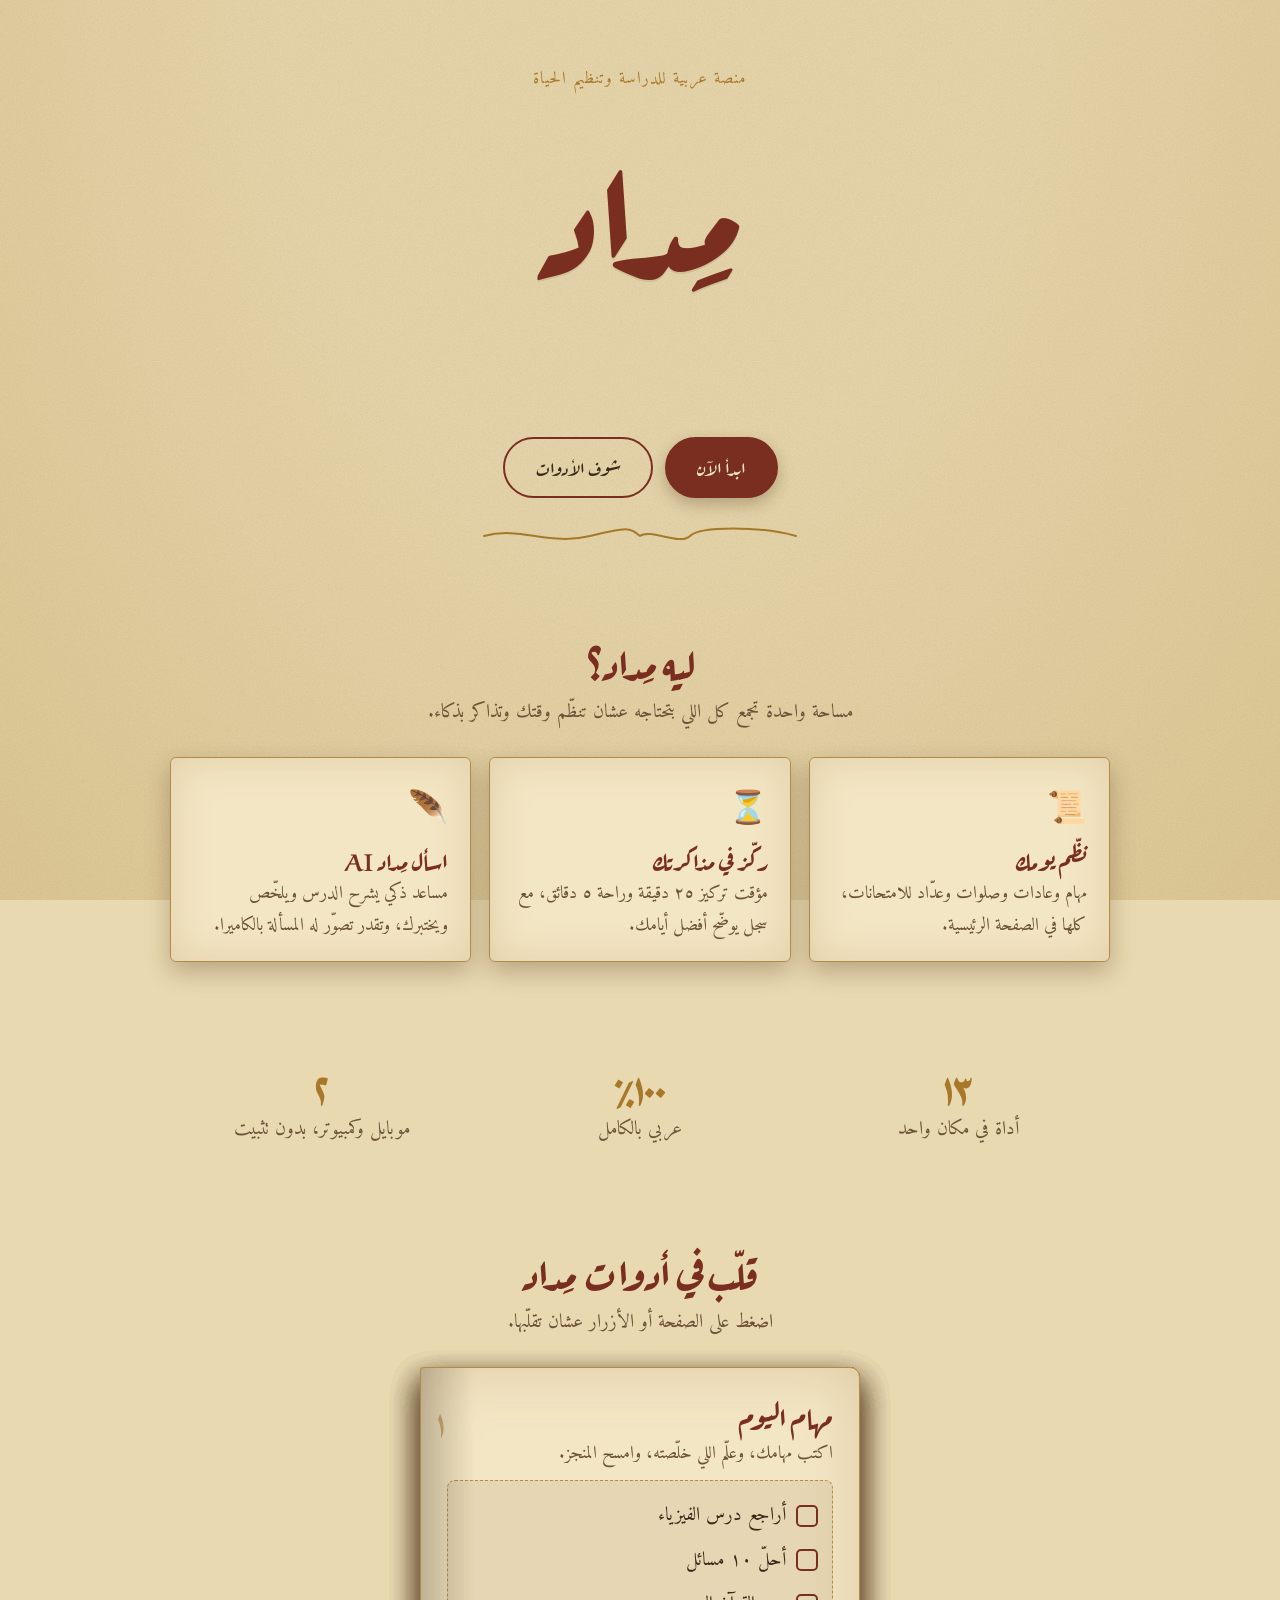
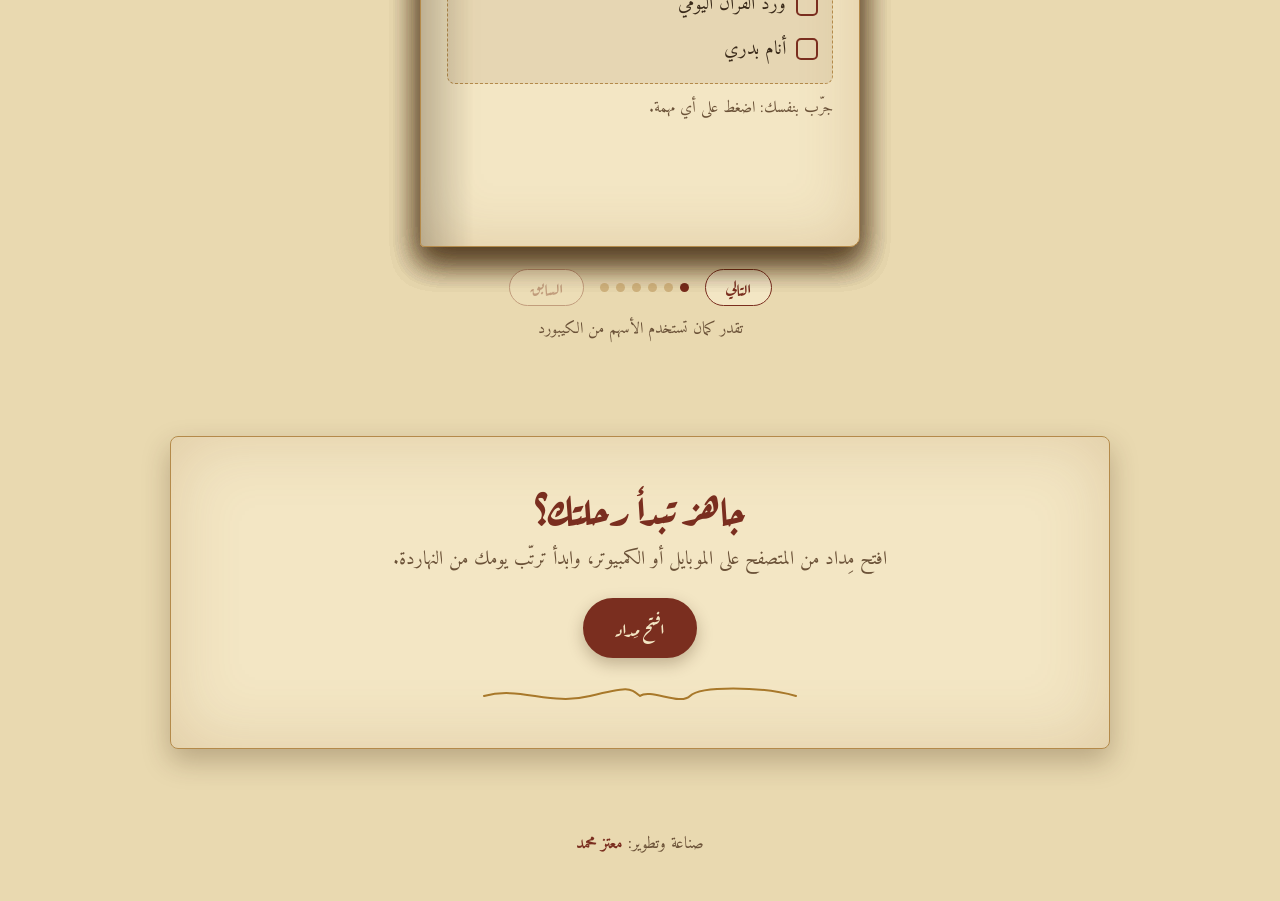
<file: welcome.html>
<!DOCTYPE html>
<html lang="ar" dir="rtl">
<head>
<meta charset="utf-8">
<meta name="viewport" content="width=device-width, initial-scale=1, viewport-fit=cover">
<title>مِداد: رفيقك في المذاكرة وتنظيم اليوم</title>
<link rel="stylesheet" href="https://fonts.googleapis.com/css2?family=Amiri:wght@400;700&family=Aref+Ruqaa:wght@400;700&display=swap">
<style>
:root{--bg:#e9d9b0;--bg2:#d9c28b;--paper:#f3e6c4;--ink:#3a2a1a;--soft:#6b5238;--burg:#7a2e1f;--gold:#a8782a;--edge:#b48a4a;--shadow:rgba(60,35,10,.28);
--head:'Aref Ruqaa','Amiri','Noto Naskh Arabic',serif;--body:'Amiri','Noto Naskh Arabic','Traditional Arabic',serif;
box-sizing:border-box;padding-top:env(safe-area-inset-top,0px);padding-bottom:env(safe-area-inset-bottom,0px)}
@media (prefers-color-scheme: dark){:root:not([data-theme="light"]){--bg:#1c130c;--bg2:#120b06;--paper:#2b1e13;--ink:#efdcb2;--soft:#c3a77a;--burg:#e08a70;--gold:#dcA84a;--edge:#6b4b27;--shadow:rgba(0,0,0,.55)}}
:root[data-theme="dark"]{--bg:#1c130c;--bg2:#120b06;--paper:#2b1e13;--ink:#efdcb2;--soft:#c3a77a;--burg:#e08a70;--gold:#dca84a;--edge:#6b4b27;--shadow:rgba(0,0,0,.55)}
html{scroll-behavior:smooth;scroll-padding-top:env(safe-area-inset-top,0px)}
*{box-sizing:border-box}
body{margin:0;color:var(--ink);font-family:var(--body);font-size:1.2rem;line-height:1.9;background-color:var(--bg);
background-image:url("data:image/svg+xml;utf8,%3Csvg xmlns='http://www.w3.org/2000/svg' width='300' height='300'%3E%3Cfilter id='n'%3E%3CfeTurbulence type='fractalNoise' baseFrequency='.75' numOctaves='3' stitchTiles='stitch'/%3E%3CfeColorMatrix values='0 0 0 0 .35 0 0 0 0 .22 0 0 0 0 .08 0 0 0 .2 0'/%3E%3C/filter%3E%3Crect width='100%25' height='100%25' filter='url(%23n)'/%3E%3C/svg%3E"),radial-gradient(ellipse at 50% 0,transparent 40%,var(--bg2) 130%);background-attachment:fixed;overflow-x:hidden}
.wrap{max-width:980px;margin:0 auto;padding:0 20px}
h1,h2,h3{font-family:var(--head);font-weight:700;margin:0;line-height:1.4}
a{color:inherit}
/* hero */
.hero{text-align:center;padding:64px 0 36px;position:relative}
.eyebrow{color:var(--gold);letter-spacing:.06em;font-size:1.05rem;opacity:0;animation:fade .8s .2s forwards}
.title-wrap{position:relative;display:inline-block;margin:6px 0 4px}
.ink-title{font-family:var(--head);font-size:clamp(5rem,26vw,10rem);line-height:1.25;color:var(--burg);display:block;
clip-path:inset(-20% 0 -20% 100%);animation:write 2.6s .9s cubic-bezier(.55,.05,.3,1) forwards;text-shadow:0 2px 0 rgba(0,0,0,.08)}
.pen{position:absolute;top:18%;right:-.1em;font-size:clamp(2rem,8vw,3.4rem);transform:rotate(-35deg);opacity:0;animation:pen 2.6s .9s cubic-bezier(.55,.05,.3,1) forwards;filter:drop-shadow(0 3px 2px var(--shadow))}
.drop{position:absolute;top:-70px;right:.35em;width:14px;height:20px;background:var(--burg);border-radius:50% 50% 50% 50%/60% 60% 40% 40%;opacity:0;animation:drop .9s .1s ease-in forwards}
.blot{position:absolute;top:44%;right:.2em;width:70px;height:70px;margin:-35px -35px 0 0;border-radius:50%;background:radial-gradient(circle,var(--burg) 0,transparent 70%);opacity:0;transform:scale(0);animation:blot 1.2s .95s ease-out forwards}
@keyframes write{to{clip-path:inset(-20% 0 -20% 0)}}
@keyframes pen{0%{opacity:0;right:-.1em}6%{opacity:1}92%{opacity:1}100%{opacity:0;right:calc(100% - .5em)}}
@keyframes drop{0%{opacity:1;transform:translateY(0)}90%{opacity:1;transform:translateY(95px)}100%{opacity:0;transform:translateY(95px)}}
@keyframes blot{0%{opacity:.7;transform:scale(0)}100%{opacity:0;transform:scale(2.2)}}
@keyframes fade{to{opacity:1}}
.tag{min-height:3.8em;font-size:clamp(1.25rem,4.4vw,1.7rem);color:var(--soft);margin:6px auto 22px;max-width:620px}
.caret{display:inline-block;width:2px;height:1.1em;background:var(--burg);vertical-align:-.15em;margin-right:3px;animation:blink 1s steps(1) infinite}
@keyframes blink{50%{opacity:0}}
.btns{display:flex;gap:12px;justify-content:center;flex-wrap:wrap;opacity:0;animation:fade .8s 3.4s forwards}
.btn{font-family:var(--head);font-size:1.2rem;text-decoration:none;padding:10px 30px;border-radius:999px;border:2px solid var(--burg);transition:transform .2s,box-shadow .2s;display:inline-block}
.btn.main{background:var(--burg);color:var(--paper);box-shadow:0 6px 16px var(--shadow)}
.btn:hover{transform:translateY(-2px)}
.orn{display:block;margin:26px auto 0;width:min(320px,70%);height:24px;overflow:visible}
.orn path{fill:none;stroke:var(--gold);stroke-width:2;stroke-linecap:round;stroke-dasharray:420;stroke-dashoffset:420}
.in .orn path,.orn.go path{animation:draw 2s .2s ease forwards}
@keyframes draw{to{stroke-dashoffset:0}}
/* sections */
section{padding:46px 0}
.sec-h{text-align:center;margin-bottom:26px}
.sec-h h2{font-size:clamp(1.9rem,6vw,2.7rem);color:var(--burg)}
.sec-h p{margin:4px auto 0;color:var(--soft);max-width:560px}
.rv{opacity:0;transform:translateY(22px);filter:blur(3px);transition:opacity .9s,transform .9s,filter .9s}
.rv.in{opacity:1;transform:none;filter:none}
.cards{display:grid;grid-template-columns:repeat(auto-fit,minmax(240px,1fr));gap:18px}
.card{background:var(--paper);border:1px solid var(--edge);border-radius:6px;padding:22px 22px 18px;box-shadow:0 10px 24px var(--shadow),inset 0 0 40px rgba(150,100,40,.18);position:relative}
.card .ic{font-size:2rem}
.card h3{font-size:1.5rem;color:var(--burg);margin:2px 0}
.card p{margin:0;color:var(--soft);font-size:1.12rem;line-height:1.8}
.stats{display:grid;grid-template-columns:repeat(auto-fit,minmax(170px,1fr));gap:14px;text-align:center}
.stat b{display:block;font-family:var(--head);font-size:3rem;color:var(--gold);line-height:1.2}
.stat span{color:var(--soft)}
/* book */
.stage{perspective:1800px;display:flex;justify-content:center}
.book{position:relative;width:min(100%,440px);height:480px;cursor:pointer;user-select:none;-webkit-user-select:none}
.leaf{position:absolute;inset:0;transform-origin:left center;transform-style:preserve-3d;transition:transform 1.1s cubic-bezier(.5,.08,.2,1);backface-visibility:hidden;-webkit-backface-visibility:hidden;
background:var(--paper);border:1px solid var(--edge);border-radius:4px 10px 10px 4px;padding:26px 26px 20px;box-shadow:0 14px 30px var(--shadow),inset 0 0 60px rgba(150,100,40,.22);overflow:hidden}
.leaf::after{content:"";position:absolute;inset:0;background:linear-gradient(90deg,rgba(0,0,0,.18),transparent 12%);pointer-events:none}
.leaf.flip{transform:rotateY(-172deg)}
.leaf .no{position:absolute;top:10px;left:16px;font-family:var(--head);font-size:2.6rem;color:var(--gold);opacity:.55}
.leaf h3{font-size:1.9rem;color:var(--burg);margin-bottom:2px}
.leaf p{margin:0 0 10px;color:var(--soft);font-size:1.12rem;line-height:1.8}
.demo{background:rgba(120,80,30,.1);border:1px dashed var(--edge);border-radius:8px;padding:12px 14px}
.task{display:flex;gap:10px;align-items:center;width:100%;background:none;border:0;font:inherit;color:var(--ink);text-align:right;padding:4px 0;cursor:pointer}
.box{flex:none;width:22px;height:22px;border:2px solid var(--burg);border-radius:5px;display:grid;place-items:center;color:transparent;font-size:.95rem}
.task.done .box{background:var(--burg);color:var(--paper)}
.task span.t{position:relative}
.task span.t::after{content:"";position:absolute;right:0;top:55%;height:2px;width:0;background:var(--burg);transition:width .5s}
.task.done span.t::after{width:100%}
.task.done{opacity:.6}
.clock{font-family:var(--head);font-size:3.4rem;text-align:center;color:var(--burg);line-height:1.2}
.mini{display:block;margin:6px auto 0;font:inherit;font-family:var(--head);background:var(--burg);color:var(--paper);border:0;border-radius:999px;padding:4px 24px;cursor:pointer}
.chips{display:flex;flex-wrap:wrap;gap:8px}
.chips i{font-style:normal;font-size:1rem;border:1px solid var(--edge);border-radius:999px;padding:0 12px;background:rgba(120,80,30,.08)}
.ctl{display:flex;justify-content:center;align-items:center;gap:16px;margin-top:22px}
.ctl button{font-family:var(--head);font-size:1.1rem;background:var(--paper);color:var(--burg);border:1.5px solid var(--burg);border-radius:999px;padding:4px 20px;cursor:pointer}
.ctl button:disabled{opacity:.35;cursor:default}
.dots{display:flex;gap:7px}.dots b{width:9px;height:9px;border-radius:50%;background:var(--edge);opacity:.5}.dots b.on{background:var(--burg);opacity:1}
.hint{text-align:center;color:var(--soft);font-size:1rem;margin-top:8px}
/* cta */
.cta{text-align:center;background:var(--paper);border:1px solid var(--edge);border-radius:8px;padding:40px 22px;box-shadow:0 12px 28px var(--shadow),inset 0 0 70px rgba(150,100,40,.2)}
.cta h2{font-size:clamp(1.8rem,6vw,2.6rem);color:var(--burg)}
.cta p{color:var(--soft);margin:6px 0 20px}
footer{text-align:center;color:var(--soft);padding:34px 0 40px;font-size:1.05rem}
footer b{color:var(--burg)}
@media (prefers-reduced-motion:reduce){*{animation-duration:.01s!important;animation-delay:0s!important;transition-duration:.01s!important}}
</style>
</head>
<body>
<div class="wrap">
<header class="hero">
  <div class="eyebrow">منصة عربية للدراسة وتنظيم الحياة</div>
  <div class="title-wrap">
    <span class="drop"></span><span class="blot"></span>
    <h1 class="ink-title">مِداد</h1>
    <span class="pen" aria-hidden="true">✒️</span>
  </div>
  <div class="tag" id="tag" aria-live="polite"></div>
  <div class="btns">
    <a class="btn main" href="/">ابدأ الآن</a>
    <a class="btn" href="#tools">شوف الأدوات</a>
  </div>
  <svg class="orn go" viewBox="0 0 320 24" aria-hidden="true"><path d="M4 12 C40 2 70 22 110 12 S150 4 160 12 M160 12 C170 4 200 22 210 12 S280 2 316 12"/></svg>
</header>

<section id="why">
  <div class="sec-h rv"><h2>ليه مِداد؟</h2><p>مساحة واحدة تجمع كل اللي بتحتاجه عشان تنظّم وقتك وتذاكر بذكاء.</p></div>
  <div class="cards">
    <div class="card rv"><div class="ic">📜</div><h3>نظّم يومك</h3><p>مهام وعادات وصلوات وعدّاد للامتحانات، كلها في الصفحة الرئيسية.</p></div>
    <div class="card rv"><div class="ic">⏳</div><h3>ركّز في مذاكرتك</h3><p>مؤقت تركيز ٢٥ دقيقة وراحة ٥ دقائق، مع سجل يوضّح أفضل أيامك.</p></div>
    <div class="card rv"><div class="ic">🪶</div><h3>اسأل مِداد AI</h3><p>مساعد ذكي يشرح الدرس ويلخّص ويختبرك، وتقدر تصوّر له المسألة بالكاميرا.</p></div>
  </div>
</section>

<section>
  <div class="stats rv">
    <div class="stat"><b>١٣</b><span>أداة في مكان واحد</span></div>
    <div class="stat"><b>١٠٠٪</b><span>عربي بالكامل</span></div>
    <div class="stat"><b>٢</b><span>موبايل وكمبيوتر، بدون تثبيت</span></div>
  </div>
</section>

<section id="tools">
  <div class="sec-h rv"><h2>قلّب في أدوات مِداد</h2><p>اضغط على الصفحة أو الأزرار عشان تقلّبها.</p></div>
  <div class="stage rv"><div class="book" id="book">

    <div class="leaf"><span class="no">١</span><h3>مهام اليوم</h3><p>اكتب مهامك، وعلّم اللي خلّصته، وامسح المنجز.</p>
      <div class="demo" id="tasks">
        <button class="task"><span class="box">✓</span><span class="t">أراجع درس الفيزياء</span></button>
        <button class="task"><span class="box">✓</span><span class="t">أحلّ ١٠ مسائل</span></button>
        <button class="task"><span class="box">✓</span><span class="t">ورد القرآن اليومي</span></button>
        <button class="task"><span class="box">✓</span><span class="t">أنام بدري</span></button>
      </div><p style="margin-top:10px;font-size:1rem">جرّب بنفسك: اضغط على أي مهمة.</p></div>

    <div class="leaf"><span class="no">٢</span><h3>مؤقت التركيز</h3><p>جلسة تركيز ٢٥ دقيقة ثم راحة قصيرة، وتقدر تزوّد ٥ أو ١٠ دقائق.</p>
      <div class="demo"><div class="clock" id="clock">٢٥:٠٠</div><button class="mini" id="tgo">ابدأ</button></div></div>

    <div class="leaf"><span class="no">٣</span><h3>مِداد AI</h3><p>المساعد الذكي جوّه المنصة. اطلب منه ما تحتاجه:</p>
      <div class="chips"><i>شرح درس</i><i>اختبرني</i><i>تلخيص</i><i>تنظيم يومي</i><i>حل مسألة</i><i>تحقيق هدف</i></div>
      <p style="margin-top:14px">وتقدر ترفع صورة أو تصوّر مسألة بالكاميرا وتسأله عنها.</p></div>

    <div class="leaf"><span class="no">٤</span><h3>بطاقات المراجعة</h3><p>بطاقات واختبارات ذاتية تثبّت المعلومة، وخطط مذاكرة جاهزة تساعدك ترتّب وقتك قبل الامتحان.</p>
      <div class="chips"><i>بطاقات مراجعة</i><i>اختبارات ذاتية</i><i>خطط مذاكرة</i><i>عدّاد الامتحان</i></div></div>

    <div class="leaf"><span class="no">٥</span><h3>التحديات والمجتمع</h3><p>تحدّى أصحابك، واكسب نقاط وشارات وإنجازات، وذاكروا مع بعض في غرف المذاكرة.</p>
      <div class="chips"><i>مواجهات</i><i>نقاط</i><i>شارات</i><i>إنجازات</i><i>غرف مذاكرة</i></div></div>

    <div class="leaf"><span class="no">٦</span><h3>الأذكار والقرآن</h3><p>أذكار الصباح والمساء وبعد الصلاة والنوم بعدّاد تكرار، ورابط للمصحف، وورد يومي تتابعه.</p>
      <div class="chips"><i>أذكار</i><i>المصحف</i><i>ورد القرآن</i><i>مواقيت الصلاة</i></div></div>

  </div></div>
  <div class="ctl rv"><button id="next">التالي</button><div class="dots" id="dots"></div><button id="prev" disabled>السابق</button></div>
  <div class="hint">تقدر كمان تستخدم الأسهم من الكيبورد</div>
</section>

<section>
  <div class="cta rv">
    <h2>جاهز تبدأ رحلتك؟</h2>
    <p>افتح مِداد من المتصفح على الموبايل أو الكمبيوتر، وابدأ ترتّب يومك من النهاردة.</p>
    <a class="btn main" href="/">افتح مِداد</a>
    <svg class="orn" viewBox="0 0 320 24" aria-hidden="true"><path d="M4 12 C40 2 70 22 110 12 S150 4 160 12 M160 12 C170 4 200 22 210 12 S280 2 316 12"/></svg>
  </div>
</section>
<footer>صناعة وتطوير: <b>معتز محمد</b></footer>
</div>

<script>
// typewriter
const lines=['رفيقك في رحلة الدراسة،','ننظّم وقتك ونتابع تقدّمك ونراجع معاك دروسك.'];
const tag=document.getElementById('tag');
function type(){
  let li=0,ci=0,out=['',''];
  const caret='<span class="caret"></span>';
  const reduce=matchMedia('(prefers-reduced-motion: reduce)').matches;
  function render(){tag.innerHTML=out[0]+(out[1]||li>0?'<br>':'')+out[1]+caret}
  function step(){
    if(li>=lines.length){return}
    ci++;out[li]=lines[li].slice(0,ci);render();
    if(ci>=lines[li].length){li++;ci=0}
    setTimeout(step,reduce?1:55);
  }
  setTimeout(step,reduce?0:2200);
}
type();
// reveal
const io=new IntersectionObserver(es=>es.forEach(e=>{if(e.isIntersecting){e.target.classList.add('in');io.unobserve(e.target)}}),{threshold:.15});
document.querySelectorAll('.rv').forEach(el=>io.observe(el));
// book
const leaves=[...document.querySelectorAll('.leaf')],N=leaves.length;let cur=0;
const dots=document.getElementById('dots');
leaves.forEach((l,i)=>{l.style.zIndex=N-i;dots.insertAdjacentHTML('beforeend','<b></b>')});
function show(){
  leaves.forEach((l,i)=>l.classList.toggle('flip',i<cur));
  [...dots.children].forEach((d,i)=>d.classList.toggle('on',i===cur));
  document.getElementById('prev').disabled=cur===0;
  document.getElementById('next').textContent=cur===N-1?'من الأول':'التالي';
}
function next(){cur=cur>=N-1?0:cur+1;show()}
function prev(){if(cur>0){cur--;show()}}
document.getElementById('next').onclick=next;document.getElementById('prev').onclick=prev;
document.getElementById('book').addEventListener('click',e=>{if(e.target.closest('button'))return;next()});
addEventListener('keydown',e=>{if(e.key==='ArrowLeft')next();if(e.key==='ArrowRight')prev()});
show();
// tasks demo
document.querySelectorAll('#tasks .task').forEach(b=>b.addEventListener('click',e=>{e.stopPropagation();b.classList.toggle('done')}));
// timer demo
const fmt=s=>{const m=Math.floor(s/60),r=s%60;return (m<10?'0'+m:m)+':'+(r<10?'0'+r:r)};
const ar=s=>s.replace(/\d/g,d=>'٠١٢٣٤٥٦٧٨٩'[d]);
let left=1500,tm=null;const clock=document.getElementById('clock'),tgo=document.getElementById('tgo');
tgo.addEventListener('click',e=>{e.stopPropagation();
  if(tm){clearInterval(tm);tm=null;tgo.textContent='كمّل';return}
  tgo.textContent='إيقاف مؤقت';
  tm=setInterval(()=>{left--;clock.textContent=ar(fmt(left));if(left<=0){clearInterval(tm);tm=null;left=1500;tgo.textContent='ابدأ'}},1000);
});
</script>
<script>
(function(){
  const KEY='midad-landing-seen-v1';
  try{if(localStorage.getItem(KEY)==='1'){location.replace('/');return}}catch(e){}
  document.querySelectorAll('a[href="/"]').forEach(a=>a.addEventListener('click',()=>{
    try{localStorage.setItem(KEY,'1')}catch(e){}
  }));
})();
</script>
</body>
</html>
</file>
